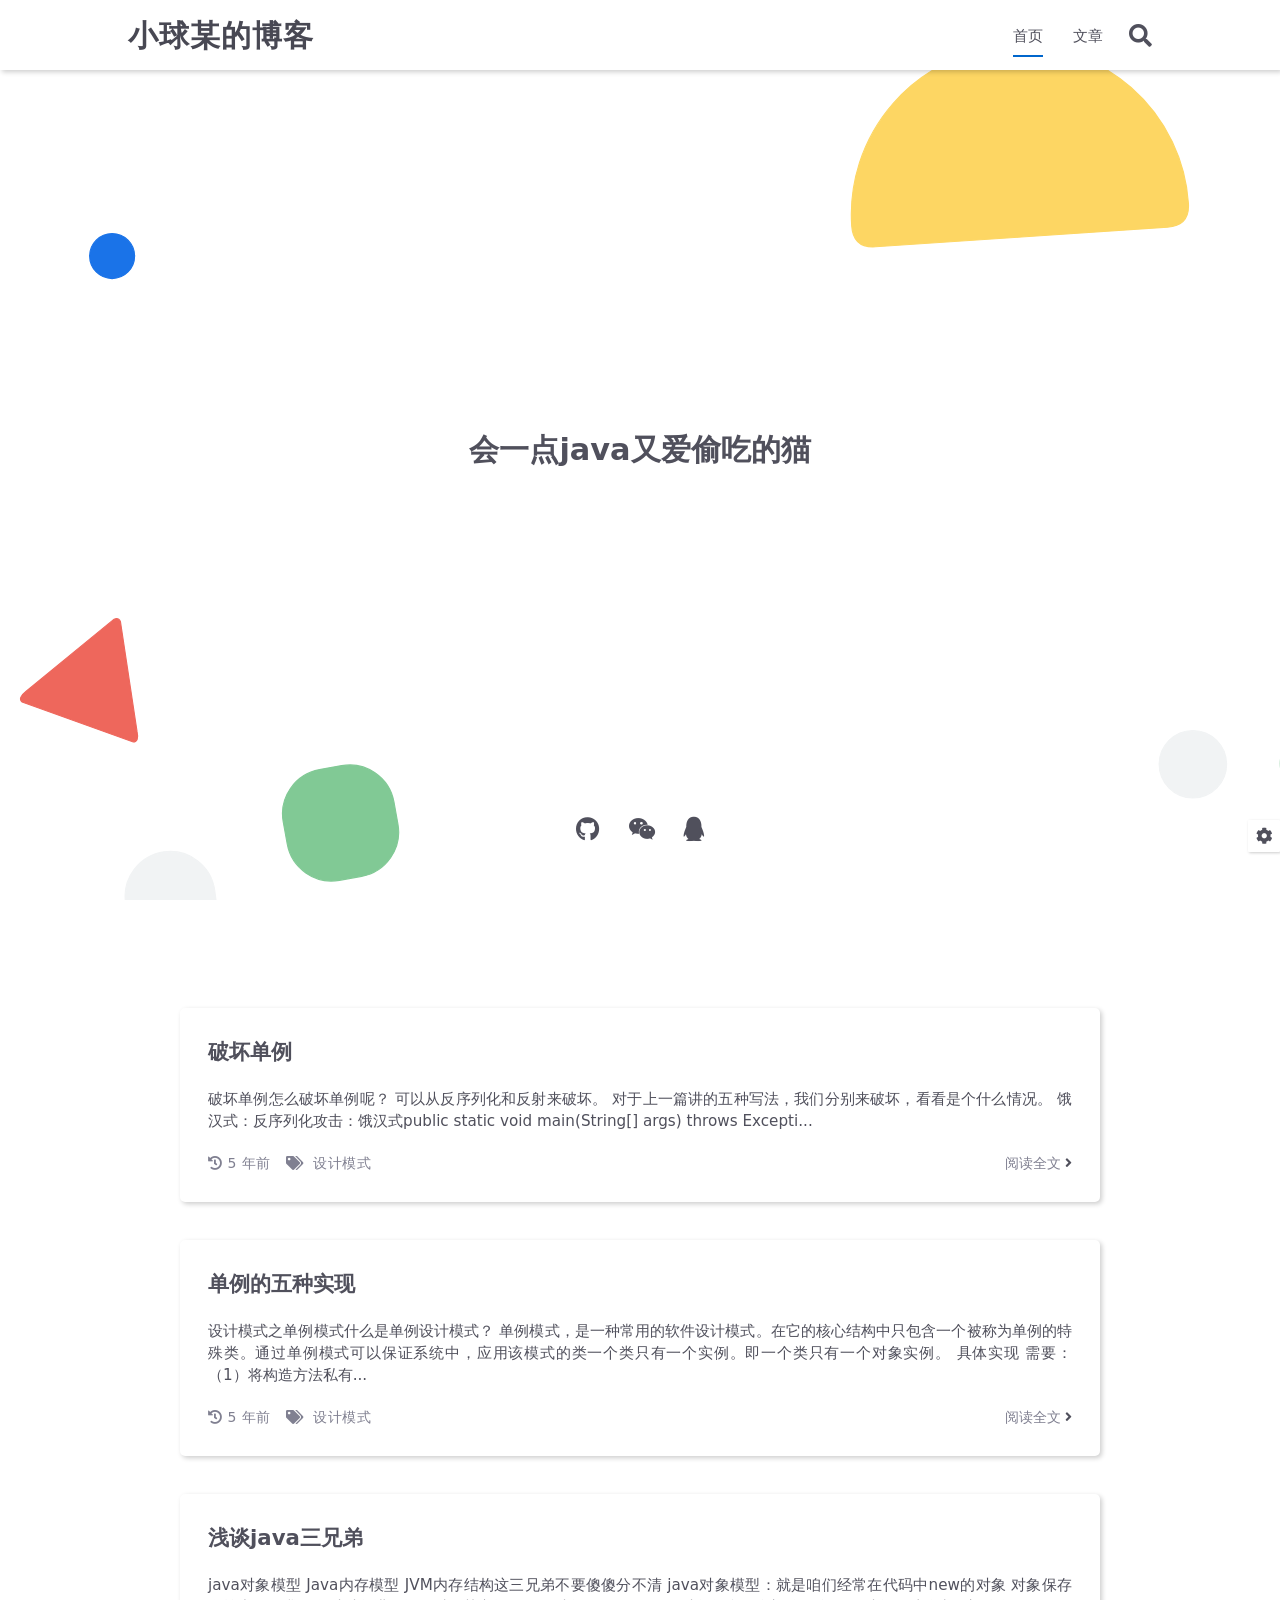
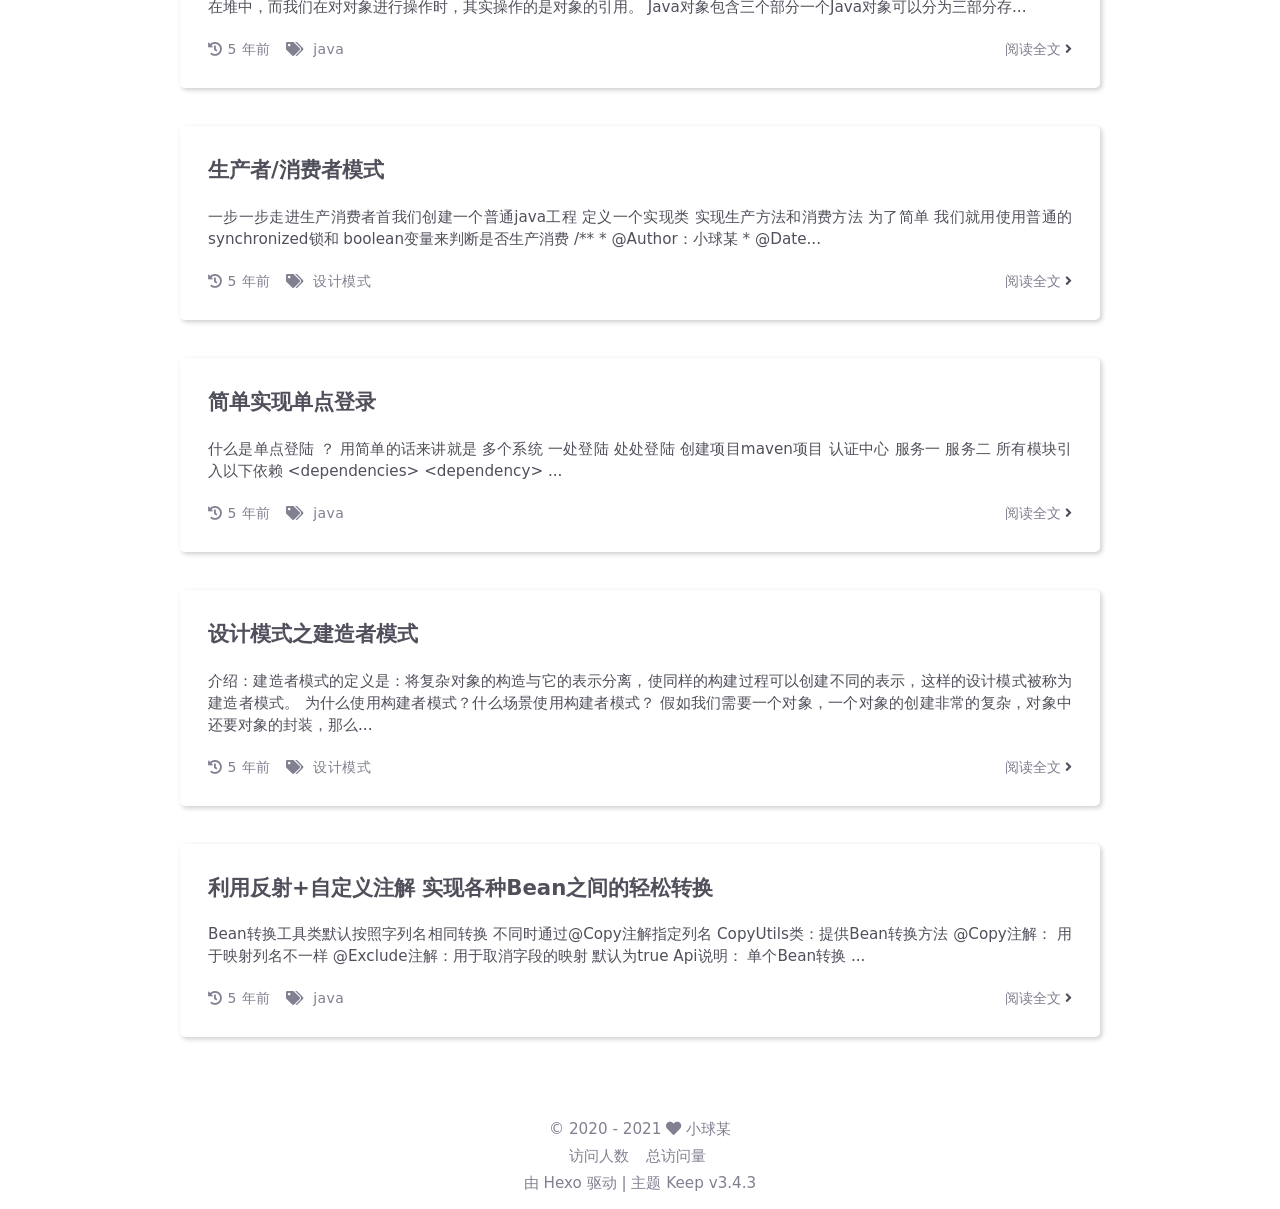
<file: index.html>
<!DOCTYPE html>
<html lang="zh-CN">
<head>
    <meta charset="utf-8">
    <meta name="viewport" content="width=device-width, initial-scale=1, maximum-scale=1">
    <meta name="keywords" content="Hexo Theme Keep">
    <meta name="description" content="Hexo Theme Keep">
    <meta name="author" content="小球某">
    
    <title>
        
        小球某的博客
    </title>
    
<link rel="stylesheet" href="/css/style.css">

    <link rel="shortcut icon" href="/images/itang.svg">
    
<link rel="stylesheet" href="/css/font-awesome.min.css">

    <script id="hexo-configurations">
    let KEEP = window.KEEP || {};
    KEEP.hexo_config = {"hostname":"example.com","root":"/","language":"zh-CN","path":"search.json"};
    KEEP.theme_config = {"toc":{"enable":false,"number":false,"expand_all":false,"init_open":false},"style":{"primary_color":"#0066CC","avatar":"/images/itang.svg","favicon":"/images/itang.svg","article_img_align":"left","left_side_width":"260px","content_max_width":"920px","hover":{"shadow":false,"scale":false},"first_screen":{"enable":true,"background_img":"/images/bg.svg","description":"会一点java又爱偷吃的猫"},"scroll":{"progress_bar":{"enable":true},"percent":{"enable":true}}},"local_search":{"enable":true,"preload":true},"code_copy":{"enable":true,"style":"default"},"pjax":{"enable":false},"lazyload":{"enable":false},"version":"3.4.3"};
    KEEP.language_ago = {"second":"%s 秒前","minute":"%s 分钟前","hour":"%s 小时前","day":"%s 天前","week":"%s 周前","month":"%s 月前","year":"%s 年前"};
  </script>
<meta name="generator" content="Hexo 5.4.0"></head>


<body>
<div class="progress-bar-container">
    
        <span class="scroll-progress-bar"></span>
    

    
</div>


<main class="page-container">

    
        <div class="first-screen-container flex-center fade-in-down-animation">
    <div class="content flex-center">
        <div class="description">
            会一点java又爱偷吃的猫
        </div>
        
            <div class="s-icon-list">
                
                    
                        
                            <span class="s-icon-item github">
                                <a target="_blank" href="https://github.com/huangjie-qq">
                                    <i class="fab fa-github"></i>
                                </a>
                            </span>
                        
                    
                
                    
                        
                            <span class="s-icon-item weixin">
                                <a target="_blank" href="your WeChat QR-Code URL">
                                    <i class="fab fa-weixin"></i>
                                </a>
                            </span>
                        
                    
                
                    
                        
                            <span class="s-icon-item qq">
                                <a target="_blank" href="your QQ QR-Code URL">
                                    <i class="fab fa-qq"></i>
                                </a>
                            </span>
                        
                    
                
                    
                
                    
                
                    
                
                    
                
                    
                
            </div>
        
    </div>
</div>

    

    <div class="page-main-content">

        <div class="page-main-content-top">
            <header class="header-wrapper">

    <div class="header-content has-first-screen">
        <div class="left">
            
            <a class="logo-title" href="/">
                小球某的博客
            </a>
        </div>

        <div class="right">
            <div class="pc">
                <ul class="menu-list">
                    
                        <li class="menu-item">
                            <a class="active"
                               href="/"
                            >
                                首页
                            </a>
                        </li>
                    
                        <li class="menu-item">
                            <a class=""
                               href="/archives"
                            >
                                文章
                            </a>
                        </li>
                    
                    
                        <li class="menu-item search search-popup-trigger">
                            <i class="fas fa-search"></i>
                        </li>
                    
                </ul>
            </div>
            <div class="mobile">
                
                    <div class="icon-item search search-popup-trigger"><i class="fas fa-search"></i></div>
                
                <div class="icon-item menu-bar">
                    <div class="menu-bar-middle"></div>
                </div>
            </div>
        </div>
    </div>

    <div class="header-drawer">
        <ul class="drawer-menu-list">
            
                <li class="drawer-menu-item flex-center">
                    <a class="active"
                       href="/">首页</a>
                </li>
            
                <li class="drawer-menu-item flex-center">
                    <a class=""
                       href="/archives">文章</a>
                </li>
            
        </ul>
    </div>

    <div class="window-mask"></div>

</header>


        </div>

        <div class="page-main-content-middle">

            <div class="main-content">

                
                    <div class="home-content-container fade-in-down-animation">
    <ul class="home-article-list">
        
            <li class="home-article-item">

                

                <h3 class="home-article-title">
                    <a href="/2021/11/25/%E7%A0%B4%E5%9D%8F%E5%8D%95%E4%BE%8B/">
                        破坏单例
                    </a>
                </h3>

                <div class="home-article-content markdown-body">
                    
                        破坏单例怎么破坏单例呢？
可以从反序列化和反射来破坏。
对于上一篇讲的五种写法，我们分别来破坏，看看是个什么情况。
饿汉式：反序列化攻击：饿汉式public static void main(String[] args) throws Excepti...
                    
                </div>

                <div class="home-article-meta-info-container">
    <div class="home-article-meta-info">
        <span><i class="fas fa-history"></i>&nbsp;<span class="home-article-date" data-date="Thu Nov 25 2021 23:25:27 GMT+0800">2021-11-25</span></span>
        
        
            <span class="home-article-tag">
                <i class="fas fa-tags"></i>&nbsp;
                <ul>
                    
                        <li>
                            
                            <a href="/tags/%E8%AE%BE%E8%AE%A1%E6%A8%A1%E5%BC%8F/">设计模式</a>&nbsp;
                        </li>
                    
                </ul>
            </span>
        
    </div>

    <a href="/2021/11/25/%E7%A0%B4%E5%9D%8F%E5%8D%95%E4%BE%8B/">阅读全文&nbsp;<i class="fas fa-angle-right"></i></a>
</div>

            </li>
        
            <li class="home-article-item">

                

                <h3 class="home-article-title">
                    <a href="/2021/11/16/%E5%8D%95%E4%BE%8B%E8%AE%BE%E8%AE%A1%E6%A8%A1%E5%BC%8F/">
                        单例的五种实现
                    </a>
                </h3>

                <div class="home-article-content markdown-body">
                    
                        设计模式之单例模式什么是单例设计模式？
单例模式，是一种常用的软件设计模式。在它的核心结构中只包含一个被称为单例的特殊类。通过单例模式可以保证系统中，应用该模式的类一个类只有一个实例。即一个类只有一个对象实例。
具体实现
需要：
（1）将构造方法私有...
                    
                </div>

                <div class="home-article-meta-info-container">
    <div class="home-article-meta-info">
        <span><i class="fas fa-history"></i>&nbsp;<span class="home-article-date" data-date="Tue Nov 16 2021 23:33:26 GMT+0800">2021-11-16</span></span>
        
        
            <span class="home-article-tag">
                <i class="fas fa-tags"></i>&nbsp;
                <ul>
                    
                        <li>
                            
                            <a href="/tags/%E8%AE%BE%E8%AE%A1%E6%A8%A1%E5%BC%8F/">设计模式</a>&nbsp;
                        </li>
                    
                </ul>
            </span>
        
    </div>

    <a href="/2021/11/16/%E5%8D%95%E4%BE%8B%E8%AE%BE%E8%AE%A1%E6%A8%A1%E5%BC%8F/">阅读全文&nbsp;<i class="fas fa-angle-right"></i></a>
</div>

            </li>
        
            <li class="home-article-item">

                

                <h3 class="home-article-title">
                    <a href="/2021/11/09/java%E4%B8%89%E5%85%84%E5%BC%9F/">
                        浅谈java三兄弟
                    </a>
                </h3>

                <div class="home-article-content markdown-body">
                    
                        java对象模型 Java内存模型 JVM内存结构这三兄弟不要傻傻分不清
java对象模型：就是咱们经常在代码中new的对象 对象保存在堆中，而我们在对对象进行操作时，其实操作的是对象的引用。
Java对象包含三个部分一个Java对象可以分为三部分存...
                    
                </div>

                <div class="home-article-meta-info-container">
    <div class="home-article-meta-info">
        <span><i class="fas fa-history"></i>&nbsp;<span class="home-article-date" data-date="Tue Nov 09 2021 23:48:33 GMT+0800">2021-11-09</span></span>
        
        
            <span class="home-article-tag">
                <i class="fas fa-tags"></i>&nbsp;
                <ul>
                    
                        <li>
                            
                            <a href="/tags/java/">java</a>&nbsp;
                        </li>
                    
                </ul>
            </span>
        
    </div>

    <a href="/2021/11/09/java%E4%B8%89%E5%85%84%E5%BC%9F/">阅读全文&nbsp;<i class="fas fa-angle-right"></i></a>
</div>

            </li>
        
            <li class="home-article-item">

                

                <h3 class="home-article-title">
                    <a href="/2021/11/05/%E7%94%9F%E6%88%90%E8%80%85-%E6%B6%88%E8%B4%B9%E8%80%85%E6%A8%A1%E5%BC%8F/">
                        生产者/消费者模式
                    </a>
                </h3>

                <div class="home-article-content markdown-body">
                    
                        一步一步走进生产消费者首我们创建一个普通java工程
定义一个实现类 实现生产方法和消费方法 
为了简单 我们就用使用普通的synchronized锁和  boolean变量来判断是否生产消费 
/**
 * @Author：小球某
 * @Date...
                    
                </div>

                <div class="home-article-meta-info-container">
    <div class="home-article-meta-info">
        <span><i class="fas fa-history"></i>&nbsp;<span class="home-article-date" data-date="Fri Nov 05 2021 23:47:33 GMT+0800">2021-11-05</span></span>
        
        
            <span class="home-article-tag">
                <i class="fas fa-tags"></i>&nbsp;
                <ul>
                    
                        <li>
                            
                            <a href="/tags/%E8%AE%BE%E8%AE%A1%E6%A8%A1%E5%BC%8F/">设计模式</a>&nbsp;
                        </li>
                    
                </ul>
            </span>
        
    </div>

    <a href="/2021/11/05/%E7%94%9F%E6%88%90%E8%80%85-%E6%B6%88%E8%B4%B9%E8%80%85%E6%A8%A1%E5%BC%8F/">阅读全文&nbsp;<i class="fas fa-angle-right"></i></a>
</div>

            </li>
        
            <li class="home-article-item">

                

                <h3 class="home-article-title">
                    <a href="/2021/10/31/SSO-%E5%8D%95%E7%82%B9%E7%99%BB%E5%BD%95/">
                        简单实现单点登录
                    </a>
                </h3>

                <div class="home-article-content markdown-body">
                    
                        什么是单点登陆 ？
用简单的话来讲就是 多个系统  一处登陆 处处登陆
创建项目maven项目
认证中心
服务一
服务二


所有模块引入以下依赖
 &lt;dependencies&gt;
        &lt;dependency&gt;
  ...
                    
                </div>

                <div class="home-article-meta-info-container">
    <div class="home-article-meta-info">
        <span><i class="fas fa-history"></i>&nbsp;<span class="home-article-date" data-date="Sun Oct 31 2021 00:51:56 GMT+0800">2021-10-31</span></span>
        
        
            <span class="home-article-tag">
                <i class="fas fa-tags"></i>&nbsp;
                <ul>
                    
                        <li>
                            
                            <a href="/tags/java/">java</a>&nbsp;
                        </li>
                    
                </ul>
            </span>
        
    </div>

    <a href="/2021/10/31/SSO-%E5%8D%95%E7%82%B9%E7%99%BB%E5%BD%95/">阅读全文&nbsp;<i class="fas fa-angle-right"></i></a>
</div>

            </li>
        
            <li class="home-article-item">

                

                <h3 class="home-article-title">
                    <a href="/2021/10/27/%E8%AE%BE%E8%AE%A1%E6%A8%A1%E5%BC%8F%E4%B9%8B%E5%BB%BA%E9%80%A0%E8%80%85%E6%A8%A1%E5%BC%8F/">
                        设计模式之建造者模式
                    </a>
                </h3>

                <div class="home-article-content markdown-body">
                    
                        介绍：建造者模式的定义是：将复杂对象的构造与它的表示分离，使同样的构建过程可以创建不同的表示，这样的设计模式被称为建造者模式。
为什么使用构建者模式？什么场景使用构建者模式？
假如我们需要一个对象，一个对象的创建非常的复杂，对象中还要对象的封装，那么...
                    
                </div>

                <div class="home-article-meta-info-container">
    <div class="home-article-meta-info">
        <span><i class="fas fa-history"></i>&nbsp;<span class="home-article-date" data-date="Wed Oct 27 2021 18:03:43 GMT+0800">2021-10-27</span></span>
        
        
            <span class="home-article-tag">
                <i class="fas fa-tags"></i>&nbsp;
                <ul>
                    
                        <li>
                            
                            <a href="/tags/%E8%AE%BE%E8%AE%A1%E6%A8%A1%E5%BC%8F/">设计模式</a>&nbsp;
                        </li>
                    
                </ul>
            </span>
        
    </div>

    <a href="/2021/10/27/%E8%AE%BE%E8%AE%A1%E6%A8%A1%E5%BC%8F%E4%B9%8B%E5%BB%BA%E9%80%A0%E8%80%85%E6%A8%A1%E5%BC%8F/">阅读全文&nbsp;<i class="fas fa-angle-right"></i></a>
</div>

            </li>
        
            <li class="home-article-item">

                

                <h3 class="home-article-title">
                    <a href="/2021/10/26/demo2/">
                        利用反射+自定义注解 实现各种Bean之间的轻松转换
                    </a>
                </h3>

                <div class="home-article-content markdown-body">
                    
                        Bean转换工具类默认按照字列名相同转换 不同时通过@Copy注解指定列名
CopyUtils类：提供Bean转换方法
@Copy注解： 用于映射列名不一样
@Exclude注解：用于取消字段的映射 默认为true

Api说明：
单个Bean转换 ...
                    
                </div>

                <div class="home-article-meta-info-container">
    <div class="home-article-meta-info">
        <span><i class="fas fa-history"></i>&nbsp;<span class="home-article-date" data-date="Tue Oct 26 2021 23:46:54 GMT+0800">2021-10-26</span></span>
        
        
            <span class="home-article-tag">
                <i class="fas fa-tags"></i>&nbsp;
                <ul>
                    
                        <li>
                            
                            <a href="/tags/java/">java</a>&nbsp;
                        </li>
                    
                </ul>
            </span>
        
    </div>

    <a href="/2021/10/26/demo2/">阅读全文&nbsp;<i class="fas fa-angle-right"></i></a>
</div>

            </li>
        
    </ul>

    <div class="home-paginator">
        <div class="paginator">
    

    
</div>

    </div>
</div>


                
            </div>

        </div>

        <div class="page-main-content-bottom">
            <footer class="footer">
    <div class="info-container">
        <div class="copyright-info info-item">
            &copy;
            
              <span>2020</span>
              -
            
            2021&nbsp;<i class="fas fa-heart icon-animate"></i>&nbsp;<a href="/">小球某</a>
        </div>
        
            <script async  src="//busuanzi.ibruce.info/busuanzi/2.3/busuanzi.pure.mini.js"></script>
            <div class="website-count info-item">
                
                    <span id="busuanzi_container_site_uv">
                        访问人数&nbsp;<span id="busuanzi_value_site_uv"></span>&ensp;
                    </span>
                
                
                    <span id="busuanzi_container_site_pv">
                        总访问量&nbsp;<span id="busuanzi_value_site_pv"></span>
                    </span>
                
            </div>
        
        <div class="theme-info info-item">
            由 <a target="_blank" href="https://hexo.io">Hexo</a> 驱动&nbsp;|&nbsp;主题&nbsp;<a class="theme-version" target="_blank" href="https://github.com/XPoet/hexo-theme-keep">Keep v3.4.3</a>
        </div>
        
        
    </div>
</footer>

        </div>
    </div>

    

    <div class="right-bottom-side-tools">
        <div class="side-tools-container">
    <ul class="side-tools-list">
        <li class="tools-item tool-font-adjust-plus flex-center">
            <i class="fas fa-search-plus"></i>
        </li>

        <li class="tools-item tool-font-adjust-minus flex-center">
            <i class="fas fa-search-minus"></i>
        </li>

        <li class="tools-item tool-expand-width flex-center">
            <i class="fas fa-arrows-alt-h"></i>
        </li>

        <li class="tools-item tool-dark-light-toggle flex-center">
            <i class="fas fa-moon"></i>
        </li>

        <!-- rss -->
        

        

        <li class="tools-item tool-scroll-to-bottom flex-center">
            <i class="fas fa-arrow-down"></i>
        </li>
    </ul>

    <ul class="exposed-tools-list">
        <li class="tools-item tool-toggle-show flex-center">
            <i class="fas fa-cog fa-spin"></i>
        </li>
        
            <li class="tools-item tool-scroll-to-top flex-center">
                <i class="arrow-up fas fa-arrow-up"></i>
                <span class="percent"></span>
            </li>
        
    </ul>
</div>

    </div>

    

    <div class="image-viewer-container">
    <img src="">
</div>


    
        <div class="search-pop-overlay">
    <div class="popup search-popup">
        <div class="search-header">
          <span class="search-input-field-pre">
            <i class="fas fa-keyboard"></i>
          </span>
            <div class="search-input-container">
                <input autocomplete="off"
                       autocorrect="off"
                       autocapitalize="off"
                       placeholder="搜索..."
                       spellcheck="false"
                       type="search"
                       class="search-input"
                >
            </div>
            <span class="popup-btn-close">
                <i class="fas fa-times"></i>
            </span>
        </div>
        <div id="search-result">
            <div id="no-result">
                <i class="fas fa-spinner fa-pulse fa-5x fa-fw"></i>
            </div>
        </div>
    </div>
</div>

    

</main>





<script src="/js/utils.js"></script>

<script src="/js/main.js"></script>

<script src="/js/header-shrink.js"></script>

<script src="/js/back2top.js"></script>

<script src="/js/dark-light-toggle.js"></script>



    
<script src="/js/local-search.js"></script>




    
<script src="/js/code-copy.js"></script>





<div class="post-scripts">
    
</div>



</body>
</html>
</file>
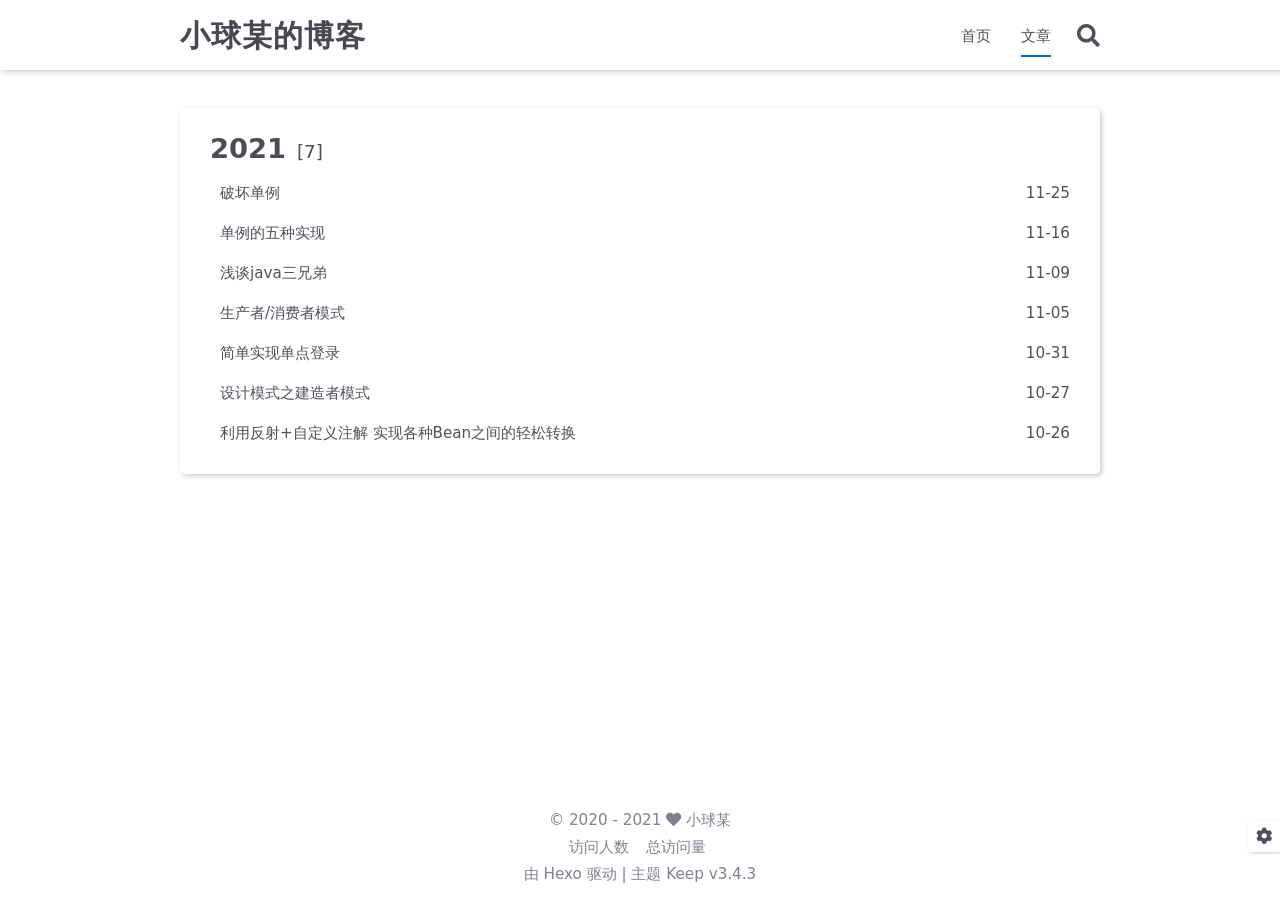
<file: archives/index.html>
<!DOCTYPE html>
<html lang="zh-CN">
<head>
    <meta charset="utf-8">
    <meta name="viewport" content="width=device-width, initial-scale=1, maximum-scale=1">
    <meta name="keywords" content="Hexo Theme Keep">
    <meta name="description" content="Hexo Theme Keep">
    <meta name="author" content="小球某">
    
    <title>
        
            归档 |
        
        小球某的博客
    </title>
    
<link rel="stylesheet" href="/css/style.css">

    <link rel="shortcut icon" href="/images/itang.svg">
    
<link rel="stylesheet" href="/css/font-awesome.min.css">

    <script id="hexo-configurations">
    let KEEP = window.KEEP || {};
    KEEP.hexo_config = {"hostname":"example.com","root":"/","language":"zh-CN","path":"search.json"};
    KEEP.theme_config = {"toc":{"enable":false,"number":false,"expand_all":false,"init_open":false},"style":{"primary_color":"#0066CC","avatar":"/images/itang.svg","favicon":"/images/itang.svg","article_img_align":"left","left_side_width":"260px","content_max_width":"920px","hover":{"shadow":false,"scale":false},"first_screen":{"enable":true,"background_img":"/images/bg.svg","description":"会一点java又爱偷吃的猫"},"scroll":{"progress_bar":{"enable":true},"percent":{"enable":true}}},"local_search":{"enable":true,"preload":true},"code_copy":{"enable":true,"style":"default"},"pjax":{"enable":false},"lazyload":{"enable":false},"version":"3.4.3"};
    KEEP.language_ago = {"second":"%s 秒前","minute":"%s 分钟前","hour":"%s 小时前","day":"%s 天前","week":"%s 周前","month":"%s 月前","year":"%s 年前"};
  </script>
<meta name="generator" content="Hexo 5.4.0"></head>


<body>
<div class="progress-bar-container">
    
        <span class="scroll-progress-bar"></span>
    

    
</div>


<main class="page-container">

    

    <div class="page-main-content">

        <div class="page-main-content-top">
            <header class="header-wrapper">

    <div class="header-content">
        <div class="left">
            
            <a class="logo-title" href="/">
                小球某的博客
            </a>
        </div>

        <div class="right">
            <div class="pc">
                <ul class="menu-list">
                    
                        <li class="menu-item">
                            <a class=""
                               href="/"
                            >
                                首页
                            </a>
                        </li>
                    
                        <li class="menu-item">
                            <a class="active"
                               href="/archives"
                            >
                                文章
                            </a>
                        </li>
                    
                    
                        <li class="menu-item search search-popup-trigger">
                            <i class="fas fa-search"></i>
                        </li>
                    
                </ul>
            </div>
            <div class="mobile">
                
                    <div class="icon-item search search-popup-trigger"><i class="fas fa-search"></i></div>
                
                <div class="icon-item menu-bar">
                    <div class="menu-bar-middle"></div>
                </div>
            </div>
        </div>
    </div>

    <div class="header-drawer">
        <ul class="drawer-menu-list">
            
                <li class="drawer-menu-item flex-center">
                    <a class=""
                       href="/">首页</a>
                </li>
            
                <li class="drawer-menu-item flex-center">
                    <a class="active"
                       href="/archives">文章</a>
                </li>
            
        </ul>
    </div>

    <div class="window-mask"></div>

</header>


        </div>

        <div class="page-main-content-middle">

            <div class="main-content">

                
                    <div class="fade-in-down-animation">
    <div class="archive-container ">
        
<div class="archive-list-container">
    
        <section class="archive-item">
            <div class="archive-item-header">
                <span class="archive-year">2021</span>
                <span class="archive-year-post-count">[7]</span>
            </div>
            <ul class="article-list">
                
                    <li class="article-item">
                        <a class="article-title"
                           href="/2021/11/25/%E7%A0%B4%E5%9D%8F%E5%8D%95%E4%BE%8B/"
                        >破坏单例</a>
                        <span class="article-date">11-25</span>
                    </li>
                
                    <li class="article-item">
                        <a class="article-title"
                           href="/2021/11/16/%E5%8D%95%E4%BE%8B%E8%AE%BE%E8%AE%A1%E6%A8%A1%E5%BC%8F/"
                        >单例的五种实现</a>
                        <span class="article-date">11-16</span>
                    </li>
                
                    <li class="article-item">
                        <a class="article-title"
                           href="/2021/11/09/java%E4%B8%89%E5%85%84%E5%BC%9F/"
                        >浅谈java三兄弟</a>
                        <span class="article-date">11-09</span>
                    </li>
                
                    <li class="article-item">
                        <a class="article-title"
                           href="/2021/11/05/%E7%94%9F%E6%88%90%E8%80%85-%E6%B6%88%E8%B4%B9%E8%80%85%E6%A8%A1%E5%BC%8F/"
                        >生产者/消费者模式</a>
                        <span class="article-date">11-05</span>
                    </li>
                
                    <li class="article-item">
                        <a class="article-title"
                           href="/2021/10/31/SSO-%E5%8D%95%E7%82%B9%E7%99%BB%E5%BD%95/"
                        >简单实现单点登录</a>
                        <span class="article-date">10-31</span>
                    </li>
                
                    <li class="article-item">
                        <a class="article-title"
                           href="/2021/10/27/%E8%AE%BE%E8%AE%A1%E6%A8%A1%E5%BC%8F%E4%B9%8B%E5%BB%BA%E9%80%A0%E8%80%85%E6%A8%A1%E5%BC%8F/"
                        >设计模式之建造者模式</a>
                        <span class="article-date">10-27</span>
                    </li>
                
                    <li class="article-item">
                        <a class="article-title"
                           href="/2021/10/26/demo2/"
                        >利用反射+自定义注解 实现各种Bean之间的轻松转换</a>
                        <span class="article-date">10-26</span>
                    </li>
                
            </ul>
        </section>
    
</div>

    </div>
</div>

                
            </div>

        </div>

        <div class="page-main-content-bottom">
            <footer class="footer">
    <div class="info-container">
        <div class="copyright-info info-item">
            &copy;
            
              <span>2020</span>
              -
            
            2021&nbsp;<i class="fas fa-heart icon-animate"></i>&nbsp;<a href="/">小球某</a>
        </div>
        
            <script async  src="//busuanzi.ibruce.info/busuanzi/2.3/busuanzi.pure.mini.js"></script>
            <div class="website-count info-item">
                
                    <span id="busuanzi_container_site_uv">
                        访问人数&nbsp;<span id="busuanzi_value_site_uv"></span>&ensp;
                    </span>
                
                
                    <span id="busuanzi_container_site_pv">
                        总访问量&nbsp;<span id="busuanzi_value_site_pv"></span>
                    </span>
                
            </div>
        
        <div class="theme-info info-item">
            由 <a target="_blank" href="https://hexo.io">Hexo</a> 驱动&nbsp;|&nbsp;主题&nbsp;<a class="theme-version" target="_blank" href="https://github.com/XPoet/hexo-theme-keep">Keep v3.4.3</a>
        </div>
        
        
    </div>
</footer>

        </div>
    </div>

    

    <div class="right-bottom-side-tools">
        <div class="side-tools-container">
    <ul class="side-tools-list">
        <li class="tools-item tool-font-adjust-plus flex-center">
            <i class="fas fa-search-plus"></i>
        </li>

        <li class="tools-item tool-font-adjust-minus flex-center">
            <i class="fas fa-search-minus"></i>
        </li>

        <li class="tools-item tool-expand-width flex-center">
            <i class="fas fa-arrows-alt-h"></i>
        </li>

        <li class="tools-item tool-dark-light-toggle flex-center">
            <i class="fas fa-moon"></i>
        </li>

        <!-- rss -->
        

        

        <li class="tools-item tool-scroll-to-bottom flex-center">
            <i class="fas fa-arrow-down"></i>
        </li>
    </ul>

    <ul class="exposed-tools-list">
        <li class="tools-item tool-toggle-show flex-center">
            <i class="fas fa-cog fa-spin"></i>
        </li>
        
            <li class="tools-item tool-scroll-to-top flex-center">
                <i class="arrow-up fas fa-arrow-up"></i>
                <span class="percent"></span>
            </li>
        
    </ul>
</div>

    </div>

    

    <div class="image-viewer-container">
    <img src="">
</div>


    
        <div class="search-pop-overlay">
    <div class="popup search-popup">
        <div class="search-header">
          <span class="search-input-field-pre">
            <i class="fas fa-keyboard"></i>
          </span>
            <div class="search-input-container">
                <input autocomplete="off"
                       autocorrect="off"
                       autocapitalize="off"
                       placeholder="搜索..."
                       spellcheck="false"
                       type="search"
                       class="search-input"
                >
            </div>
            <span class="popup-btn-close">
                <i class="fas fa-times"></i>
            </span>
        </div>
        <div id="search-result">
            <div id="no-result">
                <i class="fas fa-spinner fa-pulse fa-5x fa-fw"></i>
            </div>
        </div>
    </div>
</div>

    

</main>




<script src="/js/utils.js"></script>

<script src="/js/main.js"></script>

<script src="/js/header-shrink.js"></script>

<script src="/js/back2top.js"></script>

<script src="/js/dark-light-toggle.js"></script>



    
<script src="/js/local-search.js"></script>




    
<script src="/js/code-copy.js"></script>





<div class="post-scripts">
    
</div>



</body>
</html>
</file>
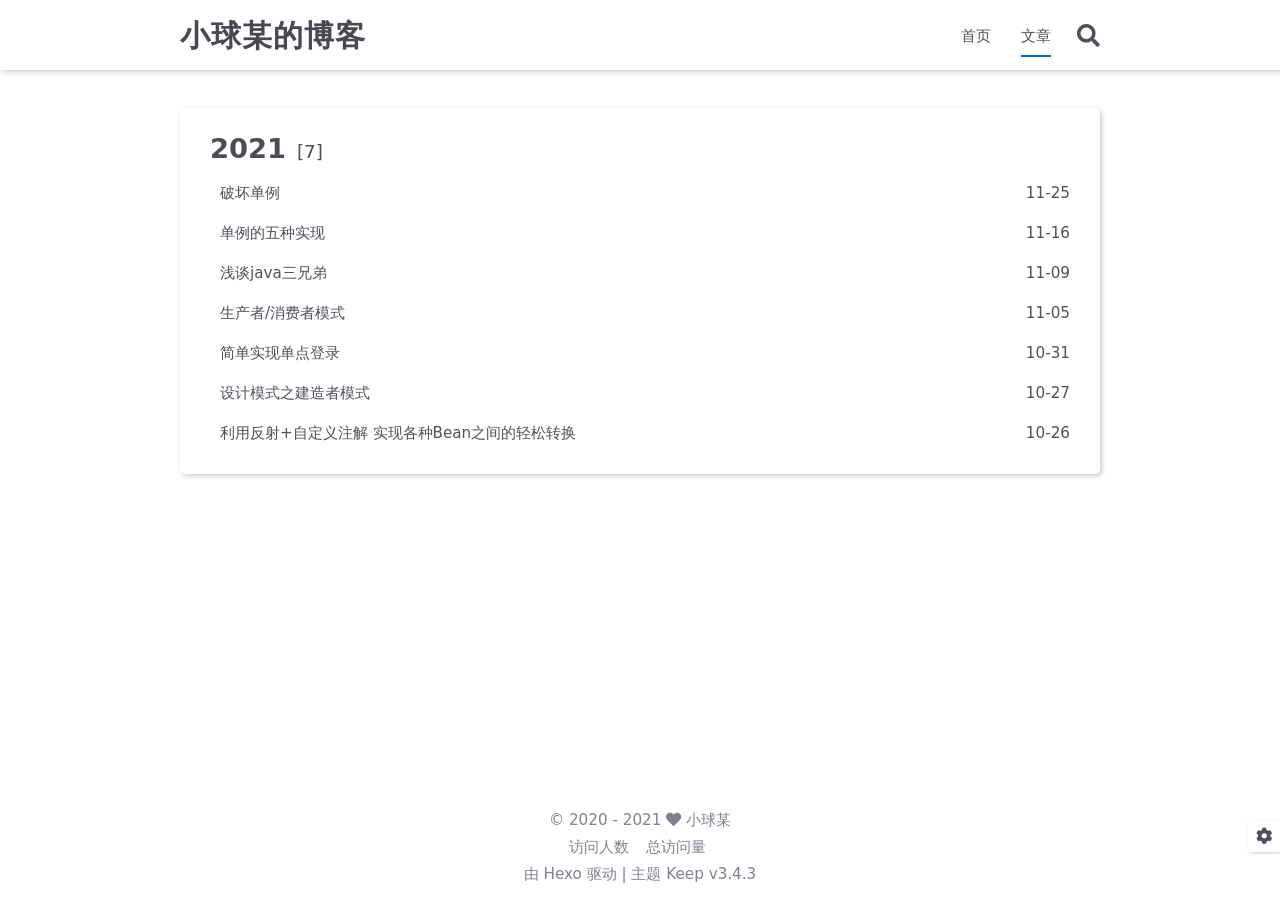
<file: archives/2021/index.html>
<!DOCTYPE html>
<html lang="zh-CN">
<head>
    <meta charset="utf-8">
    <meta name="viewport" content="width=device-width, initial-scale=1, maximum-scale=1">
    <meta name="keywords" content="Hexo Theme Keep">
    <meta name="description" content="Hexo Theme Keep">
    <meta name="author" content="小球某">
    
    <title>
        
            归档: 2021 |
        
        小球某的博客
    </title>
    
<link rel="stylesheet" href="/css/style.css">

    <link rel="shortcut icon" href="/images/itang.svg">
    
<link rel="stylesheet" href="/css/font-awesome.min.css">

    <script id="hexo-configurations">
    let KEEP = window.KEEP || {};
    KEEP.hexo_config = {"hostname":"example.com","root":"/","language":"zh-CN","path":"search.json"};
    KEEP.theme_config = {"toc":{"enable":false,"number":false,"expand_all":false,"init_open":false},"style":{"primary_color":"#0066CC","avatar":"/images/itang.svg","favicon":"/images/itang.svg","article_img_align":"left","left_side_width":"260px","content_max_width":"920px","hover":{"shadow":false,"scale":false},"first_screen":{"enable":true,"background_img":"/images/bg.svg","description":"会一点java又爱偷吃的猫"},"scroll":{"progress_bar":{"enable":true},"percent":{"enable":true}}},"local_search":{"enable":true,"preload":true},"code_copy":{"enable":true,"style":"default"},"pjax":{"enable":false},"lazyload":{"enable":false},"version":"3.4.3"};
    KEEP.language_ago = {"second":"%s 秒前","minute":"%s 分钟前","hour":"%s 小时前","day":"%s 天前","week":"%s 周前","month":"%s 月前","year":"%s 年前"};
  </script>
<meta name="generator" content="Hexo 5.4.0"></head>


<body>
<div class="progress-bar-container">
    
        <span class="scroll-progress-bar"></span>
    

    
</div>


<main class="page-container">

    

    <div class="page-main-content">

        <div class="page-main-content-top">
            <header class="header-wrapper">

    <div class="header-content">
        <div class="left">
            
            <a class="logo-title" href="/">
                小球某的博客
            </a>
        </div>

        <div class="right">
            <div class="pc">
                <ul class="menu-list">
                    
                        <li class="menu-item">
                            <a class=""
                               href="/"
                            >
                                首页
                            </a>
                        </li>
                    
                        <li class="menu-item">
                            <a class="active"
                               href="/archives"
                            >
                                文章
                            </a>
                        </li>
                    
                    
                        <li class="menu-item search search-popup-trigger">
                            <i class="fas fa-search"></i>
                        </li>
                    
                </ul>
            </div>
            <div class="mobile">
                
                    <div class="icon-item search search-popup-trigger"><i class="fas fa-search"></i></div>
                
                <div class="icon-item menu-bar">
                    <div class="menu-bar-middle"></div>
                </div>
            </div>
        </div>
    </div>

    <div class="header-drawer">
        <ul class="drawer-menu-list">
            
                <li class="drawer-menu-item flex-center">
                    <a class=""
                       href="/">首页</a>
                </li>
            
                <li class="drawer-menu-item flex-center">
                    <a class="active"
                       href="/archives">文章</a>
                </li>
            
        </ul>
    </div>

    <div class="window-mask"></div>

</header>


        </div>

        <div class="page-main-content-middle">

            <div class="main-content">

                
                    <div class="fade-in-down-animation">
    <div class="archive-container ">
        
<div class="archive-list-container">
    
        <section class="archive-item">
            <div class="archive-item-header">
                <span class="archive-year">2021</span>
                <span class="archive-year-post-count">[7]</span>
            </div>
            <ul class="article-list">
                
                    <li class="article-item">
                        <a class="article-title"
                           href="/2021/11/25/%E7%A0%B4%E5%9D%8F%E5%8D%95%E4%BE%8B/"
                        >破坏单例</a>
                        <span class="article-date">11-25</span>
                    </li>
                
                    <li class="article-item">
                        <a class="article-title"
                           href="/2021/11/16/%E5%8D%95%E4%BE%8B%E8%AE%BE%E8%AE%A1%E6%A8%A1%E5%BC%8F/"
                        >单例的五种实现</a>
                        <span class="article-date">11-16</span>
                    </li>
                
                    <li class="article-item">
                        <a class="article-title"
                           href="/2021/11/09/java%E4%B8%89%E5%85%84%E5%BC%9F/"
                        >浅谈java三兄弟</a>
                        <span class="article-date">11-09</span>
                    </li>
                
                    <li class="article-item">
                        <a class="article-title"
                           href="/2021/11/05/%E7%94%9F%E6%88%90%E8%80%85-%E6%B6%88%E8%B4%B9%E8%80%85%E6%A8%A1%E5%BC%8F/"
                        >生产者/消费者模式</a>
                        <span class="article-date">11-05</span>
                    </li>
                
                    <li class="article-item">
                        <a class="article-title"
                           href="/2021/10/31/SSO-%E5%8D%95%E7%82%B9%E7%99%BB%E5%BD%95/"
                        >简单实现单点登录</a>
                        <span class="article-date">10-31</span>
                    </li>
                
                    <li class="article-item">
                        <a class="article-title"
                           href="/2021/10/27/%E8%AE%BE%E8%AE%A1%E6%A8%A1%E5%BC%8F%E4%B9%8B%E5%BB%BA%E9%80%A0%E8%80%85%E6%A8%A1%E5%BC%8F/"
                        >设计模式之建造者模式</a>
                        <span class="article-date">10-27</span>
                    </li>
                
                    <li class="article-item">
                        <a class="article-title"
                           href="/2021/10/26/demo2/"
                        >利用反射+自定义注解 实现各种Bean之间的轻松转换</a>
                        <span class="article-date">10-26</span>
                    </li>
                
            </ul>
        </section>
    
</div>

    </div>
</div>

                
            </div>

        </div>

        <div class="page-main-content-bottom">
            <footer class="footer">
    <div class="info-container">
        <div class="copyright-info info-item">
            &copy;
            
              <span>2020</span>
              -
            
            2021&nbsp;<i class="fas fa-heart icon-animate"></i>&nbsp;<a href="/">小球某</a>
        </div>
        
            <script async  src="//busuanzi.ibruce.info/busuanzi/2.3/busuanzi.pure.mini.js"></script>
            <div class="website-count info-item">
                
                    <span id="busuanzi_container_site_uv">
                        访问人数&nbsp;<span id="busuanzi_value_site_uv"></span>&ensp;
                    </span>
                
                
                    <span id="busuanzi_container_site_pv">
                        总访问量&nbsp;<span id="busuanzi_value_site_pv"></span>
                    </span>
                
            </div>
        
        <div class="theme-info info-item">
            由 <a target="_blank" href="https://hexo.io">Hexo</a> 驱动&nbsp;|&nbsp;主题&nbsp;<a class="theme-version" target="_blank" href="https://github.com/XPoet/hexo-theme-keep">Keep v3.4.3</a>
        </div>
        
        
    </div>
</footer>

        </div>
    </div>

    

    <div class="right-bottom-side-tools">
        <div class="side-tools-container">
    <ul class="side-tools-list">
        <li class="tools-item tool-font-adjust-plus flex-center">
            <i class="fas fa-search-plus"></i>
        </li>

        <li class="tools-item tool-font-adjust-minus flex-center">
            <i class="fas fa-search-minus"></i>
        </li>

        <li class="tools-item tool-expand-width flex-center">
            <i class="fas fa-arrows-alt-h"></i>
        </li>

        <li class="tools-item tool-dark-light-toggle flex-center">
            <i class="fas fa-moon"></i>
        </li>

        <!-- rss -->
        

        

        <li class="tools-item tool-scroll-to-bottom flex-center">
            <i class="fas fa-arrow-down"></i>
        </li>
    </ul>

    <ul class="exposed-tools-list">
        <li class="tools-item tool-toggle-show flex-center">
            <i class="fas fa-cog fa-spin"></i>
        </li>
        
            <li class="tools-item tool-scroll-to-top flex-center">
                <i class="arrow-up fas fa-arrow-up"></i>
                <span class="percent"></span>
            </li>
        
    </ul>
</div>

    </div>

    

    <div class="image-viewer-container">
    <img src="">
</div>


    
        <div class="search-pop-overlay">
    <div class="popup search-popup">
        <div class="search-header">
          <span class="search-input-field-pre">
            <i class="fas fa-keyboard"></i>
          </span>
            <div class="search-input-container">
                <input autocomplete="off"
                       autocorrect="off"
                       autocapitalize="off"
                       placeholder="搜索..."
                       spellcheck="false"
                       type="search"
                       class="search-input"
                >
            </div>
            <span class="popup-btn-close">
                <i class="fas fa-times"></i>
            </span>
        </div>
        <div id="search-result">
            <div id="no-result">
                <i class="fas fa-spinner fa-pulse fa-5x fa-fw"></i>
            </div>
        </div>
    </div>
</div>

    

</main>




<script src="/js/utils.js"></script>

<script src="/js/main.js"></script>

<script src="/js/header-shrink.js"></script>

<script src="/js/back2top.js"></script>

<script src="/js/dark-light-toggle.js"></script>



    
<script src="/js/local-search.js"></script>




    
<script src="/js/code-copy.js"></script>





<div class="post-scripts">
    
</div>



</body>
</html>
</file>
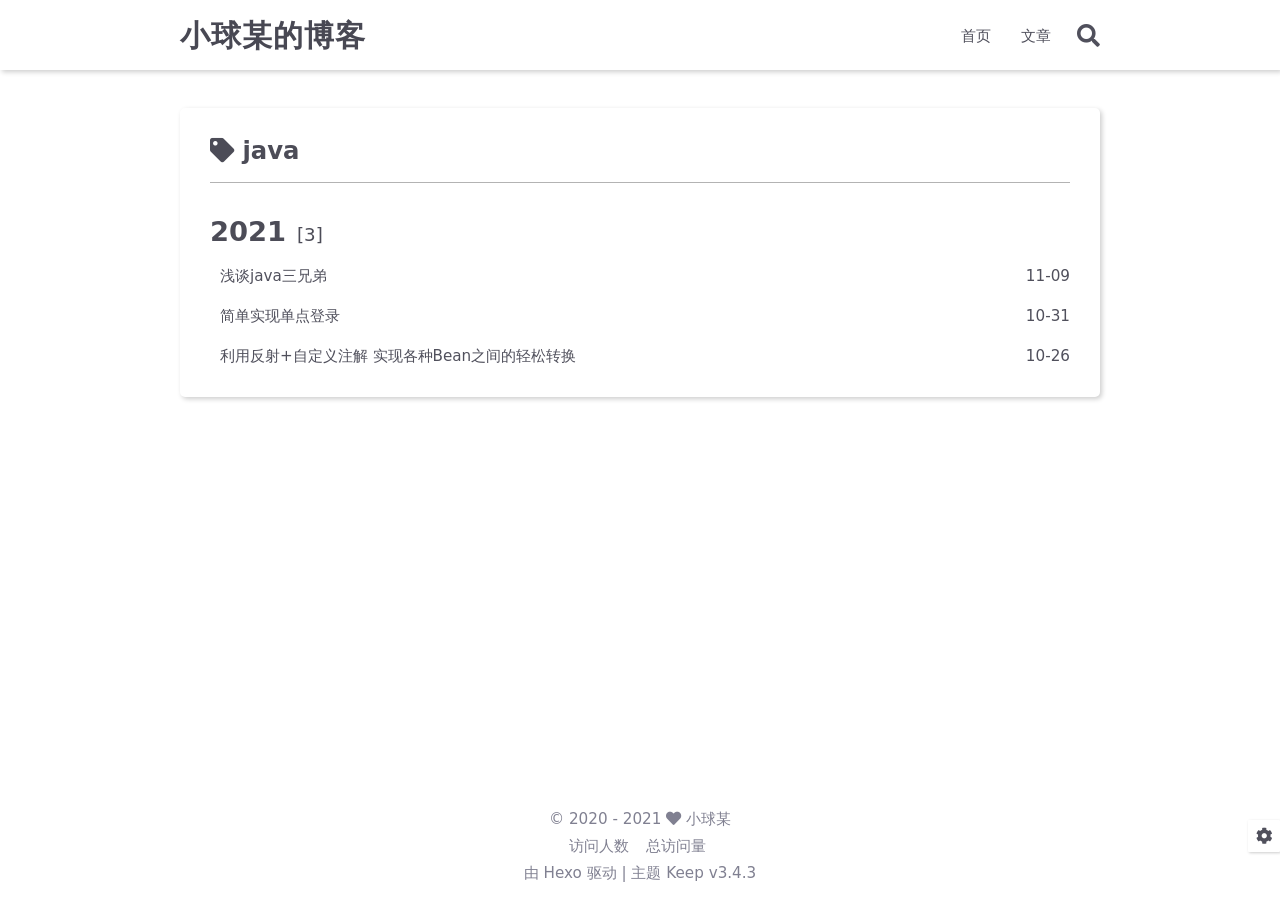
<file: tags/java/index.html>
<!DOCTYPE html>
<html lang="zh-CN">
<head>
    <meta charset="utf-8">
    <meta name="viewport" content="width=device-width, initial-scale=1, maximum-scale=1">
    <meta name="keywords" content="Hexo Theme Keep">
    <meta name="description" content="Hexo Theme Keep">
    <meta name="author" content="小球某">
    
    <title>
        
            标签: java |
        
        小球某的博客
    </title>
    
<link rel="stylesheet" href="/css/style.css">

    <link rel="shortcut icon" href="/images/itang.svg">
    
<link rel="stylesheet" href="/css/font-awesome.min.css">

    <script id="hexo-configurations">
    let KEEP = window.KEEP || {};
    KEEP.hexo_config = {"hostname":"example.com","root":"/","language":"zh-CN","path":"search.json"};
    KEEP.theme_config = {"toc":{"enable":false,"number":false,"expand_all":false,"init_open":false},"style":{"primary_color":"#0066CC","avatar":"/images/itang.svg","favicon":"/images/itang.svg","article_img_align":"left","left_side_width":"260px","content_max_width":"920px","hover":{"shadow":false,"scale":false},"first_screen":{"enable":true,"background_img":"/images/bg.svg","description":"会一点java又爱偷吃的猫"},"scroll":{"progress_bar":{"enable":true},"percent":{"enable":true}}},"local_search":{"enable":true,"preload":true},"code_copy":{"enable":true,"style":"default"},"pjax":{"enable":false},"lazyload":{"enable":false},"version":"3.4.3"};
    KEEP.language_ago = {"second":"%s 秒前","minute":"%s 分钟前","hour":"%s 小时前","day":"%s 天前","week":"%s 周前","month":"%s 月前","year":"%s 年前"};
  </script>
<meta name="generator" content="Hexo 5.4.0"></head>


<body>
<div class="progress-bar-container">
    
        <span class="scroll-progress-bar"></span>
    

    
</div>


<main class="page-container">

    

    <div class="page-main-content">

        <div class="page-main-content-top">
            <header class="header-wrapper">

    <div class="header-content">
        <div class="left">
            
            <a class="logo-title" href="/">
                小球某的博客
            </a>
        </div>

        <div class="right">
            <div class="pc">
                <ul class="menu-list">
                    
                        <li class="menu-item">
                            <a class=""
                               href="/"
                            >
                                首页
                            </a>
                        </li>
                    
                        <li class="menu-item">
                            <a class=""
                               href="/archives"
                            >
                                文章
                            </a>
                        </li>
                    
                    
                        <li class="menu-item search search-popup-trigger">
                            <i class="fas fa-search"></i>
                        </li>
                    
                </ul>
            </div>
            <div class="mobile">
                
                    <div class="icon-item search search-popup-trigger"><i class="fas fa-search"></i></div>
                
                <div class="icon-item menu-bar">
                    <div class="menu-bar-middle"></div>
                </div>
            </div>
        </div>
    </div>

    <div class="header-drawer">
        <ul class="drawer-menu-list">
            
                <li class="drawer-menu-item flex-center">
                    <a class=""
                       href="/">首页</a>
                </li>
            
                <li class="drawer-menu-item flex-center">
                    <a class=""
                       href="/archives">文章</a>
                </li>
            
        </ul>
    </div>

    <div class="window-mask"></div>

</header>


        </div>

        <div class="page-main-content-middle">

            <div class="main-content">

                
                    <div class="fade-in-down-animation">
    <div class="tag-container">
        <div class="tag-name"><i class="fas fa-tag"></i>&nbsp;java
        </div>
        <div class="tag-post-list">
            
<div class="archive-list-container">
    
        <section class="archive-item">
            <div class="archive-item-header">
                <span class="archive-year">2021</span>
                <span class="archive-year-post-count">[3]</span>
            </div>
            <ul class="article-list">
                
                    <li class="article-item">
                        <a class="article-title"
                           href="/2021/11/09/java%E4%B8%89%E5%85%84%E5%BC%9F/"
                        >浅谈java三兄弟</a>
                        <span class="article-date">11-09</span>
                    </li>
                
                    <li class="article-item">
                        <a class="article-title"
                           href="/2021/10/31/SSO-%E5%8D%95%E7%82%B9%E7%99%BB%E5%BD%95/"
                        >简单实现单点登录</a>
                        <span class="article-date">10-31</span>
                    </li>
                
                    <li class="article-item">
                        <a class="article-title"
                           href="/2021/10/26/demo2/"
                        >利用反射+自定义注解 实现各种Bean之间的轻松转换</a>
                        <span class="article-date">10-26</span>
                    </li>
                
            </ul>
        </section>
    
</div>

        </div>
    </div>

    <div class="tag-paginator">
        <div class="paginator">
    

    
</div>

    </div>
</div>


                
            </div>

        </div>

        <div class="page-main-content-bottom">
            <footer class="footer">
    <div class="info-container">
        <div class="copyright-info info-item">
            &copy;
            
              <span>2020</span>
              -
            
            2021&nbsp;<i class="fas fa-heart icon-animate"></i>&nbsp;<a href="/">小球某</a>
        </div>
        
            <script async  src="//busuanzi.ibruce.info/busuanzi/2.3/busuanzi.pure.mini.js"></script>
            <div class="website-count info-item">
                
                    <span id="busuanzi_container_site_uv">
                        访问人数&nbsp;<span id="busuanzi_value_site_uv"></span>&ensp;
                    </span>
                
                
                    <span id="busuanzi_container_site_pv">
                        总访问量&nbsp;<span id="busuanzi_value_site_pv"></span>
                    </span>
                
            </div>
        
        <div class="theme-info info-item">
            由 <a target="_blank" href="https://hexo.io">Hexo</a> 驱动&nbsp;|&nbsp;主题&nbsp;<a class="theme-version" target="_blank" href="https://github.com/XPoet/hexo-theme-keep">Keep v3.4.3</a>
        </div>
        
        
    </div>
</footer>

        </div>
    </div>

    

    <div class="right-bottom-side-tools">
        <div class="side-tools-container">
    <ul class="side-tools-list">
        <li class="tools-item tool-font-adjust-plus flex-center">
            <i class="fas fa-search-plus"></i>
        </li>

        <li class="tools-item tool-font-adjust-minus flex-center">
            <i class="fas fa-search-minus"></i>
        </li>

        <li class="tools-item tool-expand-width flex-center">
            <i class="fas fa-arrows-alt-h"></i>
        </li>

        <li class="tools-item tool-dark-light-toggle flex-center">
            <i class="fas fa-moon"></i>
        </li>

        <!-- rss -->
        

        

        <li class="tools-item tool-scroll-to-bottom flex-center">
            <i class="fas fa-arrow-down"></i>
        </li>
    </ul>

    <ul class="exposed-tools-list">
        <li class="tools-item tool-toggle-show flex-center">
            <i class="fas fa-cog fa-spin"></i>
        </li>
        
            <li class="tools-item tool-scroll-to-top flex-center">
                <i class="arrow-up fas fa-arrow-up"></i>
                <span class="percent"></span>
            </li>
        
    </ul>
</div>

    </div>

    

    <div class="image-viewer-container">
    <img src="">
</div>


    
        <div class="search-pop-overlay">
    <div class="popup search-popup">
        <div class="search-header">
          <span class="search-input-field-pre">
            <i class="fas fa-keyboard"></i>
          </span>
            <div class="search-input-container">
                <input autocomplete="off"
                       autocorrect="off"
                       autocapitalize="off"
                       placeholder="搜索..."
                       spellcheck="false"
                       type="search"
                       class="search-input"
                >
            </div>
            <span class="popup-btn-close">
                <i class="fas fa-times"></i>
            </span>
        </div>
        <div id="search-result">
            <div id="no-result">
                <i class="fas fa-spinner fa-pulse fa-5x fa-fw"></i>
            </div>
        </div>
    </div>
</div>

    

</main>




<script src="/js/utils.js"></script>

<script src="/js/main.js"></script>

<script src="/js/header-shrink.js"></script>

<script src="/js/back2top.js"></script>

<script src="/js/dark-light-toggle.js"></script>



    
<script src="/js/local-search.js"></script>




    
<script src="/js/code-copy.js"></script>





<div class="post-scripts">
    
</div>



</body>
</html>
</file>
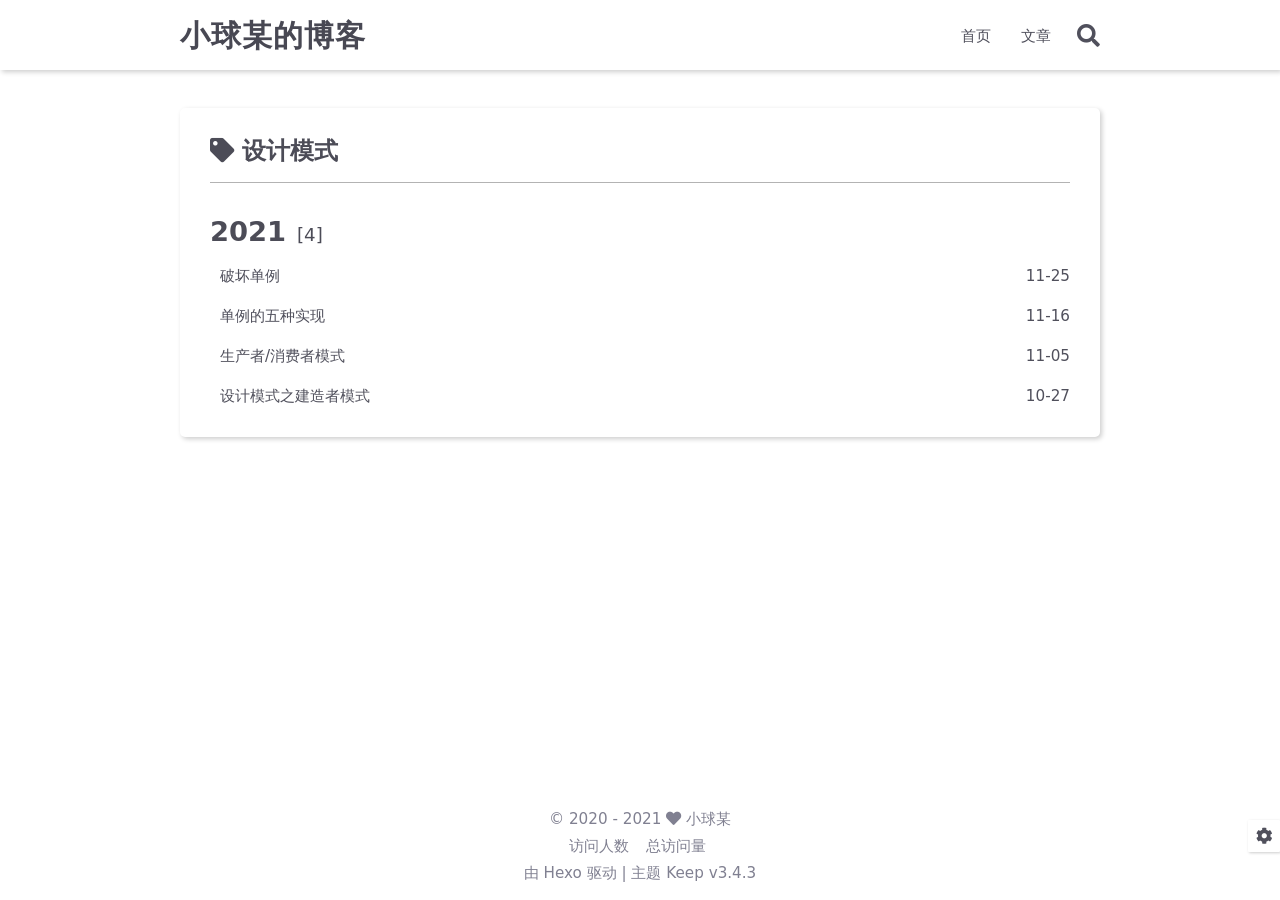
<file: tags/设计模式/index.html>
<!DOCTYPE html>
<html lang="zh-CN">
<head>
    <meta charset="utf-8">
    <meta name="viewport" content="width=device-width, initial-scale=1, maximum-scale=1">
    <meta name="keywords" content="Hexo Theme Keep">
    <meta name="description" content="Hexo Theme Keep">
    <meta name="author" content="小球某">
    
    <title>
        
            标签: 设计模式 |
        
        小球某的博客
    </title>
    
<link rel="stylesheet" href="/css/style.css">

    <link rel="shortcut icon" href="/images/itang.svg">
    
<link rel="stylesheet" href="/css/font-awesome.min.css">

    <script id="hexo-configurations">
    let KEEP = window.KEEP || {};
    KEEP.hexo_config = {"hostname":"example.com","root":"/","language":"zh-CN","path":"search.json"};
    KEEP.theme_config = {"toc":{"enable":false,"number":false,"expand_all":false,"init_open":false},"style":{"primary_color":"#0066CC","avatar":"/images/itang.svg","favicon":"/images/itang.svg","article_img_align":"left","left_side_width":"260px","content_max_width":"920px","hover":{"shadow":false,"scale":false},"first_screen":{"enable":true,"background_img":"/images/bg.svg","description":"会一点java又爱偷吃的猫"},"scroll":{"progress_bar":{"enable":true},"percent":{"enable":true}}},"local_search":{"enable":true,"preload":true},"code_copy":{"enable":true,"style":"default"},"pjax":{"enable":false},"lazyload":{"enable":false},"version":"3.4.3"};
    KEEP.language_ago = {"second":"%s 秒前","minute":"%s 分钟前","hour":"%s 小时前","day":"%s 天前","week":"%s 周前","month":"%s 月前","year":"%s 年前"};
  </script>
<meta name="generator" content="Hexo 5.4.0"></head>


<body>
<div class="progress-bar-container">
    
        <span class="scroll-progress-bar"></span>
    

    
</div>


<main class="page-container">

    

    <div class="page-main-content">

        <div class="page-main-content-top">
            <header class="header-wrapper">

    <div class="header-content">
        <div class="left">
            
            <a class="logo-title" href="/">
                小球某的博客
            </a>
        </div>

        <div class="right">
            <div class="pc">
                <ul class="menu-list">
                    
                        <li class="menu-item">
                            <a class=""
                               href="/"
                            >
                                首页
                            </a>
                        </li>
                    
                        <li class="menu-item">
                            <a class=""
                               href="/archives"
                            >
                                文章
                            </a>
                        </li>
                    
                    
                        <li class="menu-item search search-popup-trigger">
                            <i class="fas fa-search"></i>
                        </li>
                    
                </ul>
            </div>
            <div class="mobile">
                
                    <div class="icon-item search search-popup-trigger"><i class="fas fa-search"></i></div>
                
                <div class="icon-item menu-bar">
                    <div class="menu-bar-middle"></div>
                </div>
            </div>
        </div>
    </div>

    <div class="header-drawer">
        <ul class="drawer-menu-list">
            
                <li class="drawer-menu-item flex-center">
                    <a class=""
                       href="/">首页</a>
                </li>
            
                <li class="drawer-menu-item flex-center">
                    <a class=""
                       href="/archives">文章</a>
                </li>
            
        </ul>
    </div>

    <div class="window-mask"></div>

</header>


        </div>

        <div class="page-main-content-middle">

            <div class="main-content">

                
                    <div class="fade-in-down-animation">
    <div class="tag-container">
        <div class="tag-name"><i class="fas fa-tag"></i>&nbsp;设计模式
        </div>
        <div class="tag-post-list">
            
<div class="archive-list-container">
    
        <section class="archive-item">
            <div class="archive-item-header">
                <span class="archive-year">2021</span>
                <span class="archive-year-post-count">[4]</span>
            </div>
            <ul class="article-list">
                
                    <li class="article-item">
                        <a class="article-title"
                           href="/2021/11/25/%E7%A0%B4%E5%9D%8F%E5%8D%95%E4%BE%8B/"
                        >破坏单例</a>
                        <span class="article-date">11-25</span>
                    </li>
                
                    <li class="article-item">
                        <a class="article-title"
                           href="/2021/11/16/%E5%8D%95%E4%BE%8B%E8%AE%BE%E8%AE%A1%E6%A8%A1%E5%BC%8F/"
                        >单例的五种实现</a>
                        <span class="article-date">11-16</span>
                    </li>
                
                    <li class="article-item">
                        <a class="article-title"
                           href="/2021/11/05/%E7%94%9F%E6%88%90%E8%80%85-%E6%B6%88%E8%B4%B9%E8%80%85%E6%A8%A1%E5%BC%8F/"
                        >生产者/消费者模式</a>
                        <span class="article-date">11-05</span>
                    </li>
                
                    <li class="article-item">
                        <a class="article-title"
                           href="/2021/10/27/%E8%AE%BE%E8%AE%A1%E6%A8%A1%E5%BC%8F%E4%B9%8B%E5%BB%BA%E9%80%A0%E8%80%85%E6%A8%A1%E5%BC%8F/"
                        >设计模式之建造者模式</a>
                        <span class="article-date">10-27</span>
                    </li>
                
            </ul>
        </section>
    
</div>

        </div>
    </div>

    <div class="tag-paginator">
        <div class="paginator">
    

    
</div>

    </div>
</div>


                
            </div>

        </div>

        <div class="page-main-content-bottom">
            <footer class="footer">
    <div class="info-container">
        <div class="copyright-info info-item">
            &copy;
            
              <span>2020</span>
              -
            
            2021&nbsp;<i class="fas fa-heart icon-animate"></i>&nbsp;<a href="/">小球某</a>
        </div>
        
            <script async  src="//busuanzi.ibruce.info/busuanzi/2.3/busuanzi.pure.mini.js"></script>
            <div class="website-count info-item">
                
                    <span id="busuanzi_container_site_uv">
                        访问人数&nbsp;<span id="busuanzi_value_site_uv"></span>&ensp;
                    </span>
                
                
                    <span id="busuanzi_container_site_pv">
                        总访问量&nbsp;<span id="busuanzi_value_site_pv"></span>
                    </span>
                
            </div>
        
        <div class="theme-info info-item">
            由 <a target="_blank" href="https://hexo.io">Hexo</a> 驱动&nbsp;|&nbsp;主题&nbsp;<a class="theme-version" target="_blank" href="https://github.com/XPoet/hexo-theme-keep">Keep v3.4.3</a>
        </div>
        
        
    </div>
</footer>

        </div>
    </div>

    

    <div class="right-bottom-side-tools">
        <div class="side-tools-container">
    <ul class="side-tools-list">
        <li class="tools-item tool-font-adjust-plus flex-center">
            <i class="fas fa-search-plus"></i>
        </li>

        <li class="tools-item tool-font-adjust-minus flex-center">
            <i class="fas fa-search-minus"></i>
        </li>

        <li class="tools-item tool-expand-width flex-center">
            <i class="fas fa-arrows-alt-h"></i>
        </li>

        <li class="tools-item tool-dark-light-toggle flex-center">
            <i class="fas fa-moon"></i>
        </li>

        <!-- rss -->
        

        

        <li class="tools-item tool-scroll-to-bottom flex-center">
            <i class="fas fa-arrow-down"></i>
        </li>
    </ul>

    <ul class="exposed-tools-list">
        <li class="tools-item tool-toggle-show flex-center">
            <i class="fas fa-cog fa-spin"></i>
        </li>
        
            <li class="tools-item tool-scroll-to-top flex-center">
                <i class="arrow-up fas fa-arrow-up"></i>
                <span class="percent"></span>
            </li>
        
    </ul>
</div>

    </div>

    

    <div class="image-viewer-container">
    <img src="">
</div>


    
        <div class="search-pop-overlay">
    <div class="popup search-popup">
        <div class="search-header">
          <span class="search-input-field-pre">
            <i class="fas fa-keyboard"></i>
          </span>
            <div class="search-input-container">
                <input autocomplete="off"
                       autocorrect="off"
                       autocapitalize="off"
                       placeholder="搜索..."
                       spellcheck="false"
                       type="search"
                       class="search-input"
                >
            </div>
            <span class="popup-btn-close">
                <i class="fas fa-times"></i>
            </span>
        </div>
        <div id="search-result">
            <div id="no-result">
                <i class="fas fa-spinner fa-pulse fa-5x fa-fw"></i>
            </div>
        </div>
    </div>
</div>

    

</main>




<script src="/js/utils.js"></script>

<script src="/js/main.js"></script>

<script src="/js/header-shrink.js"></script>

<script src="/js/back2top.js"></script>

<script src="/js/dark-light-toggle.js"></script>



    
<script src="/js/local-search.js"></script>




    
<script src="/js/code-copy.js"></script>





<div class="post-scripts">
    
</div>



</body>
</html>
</file>
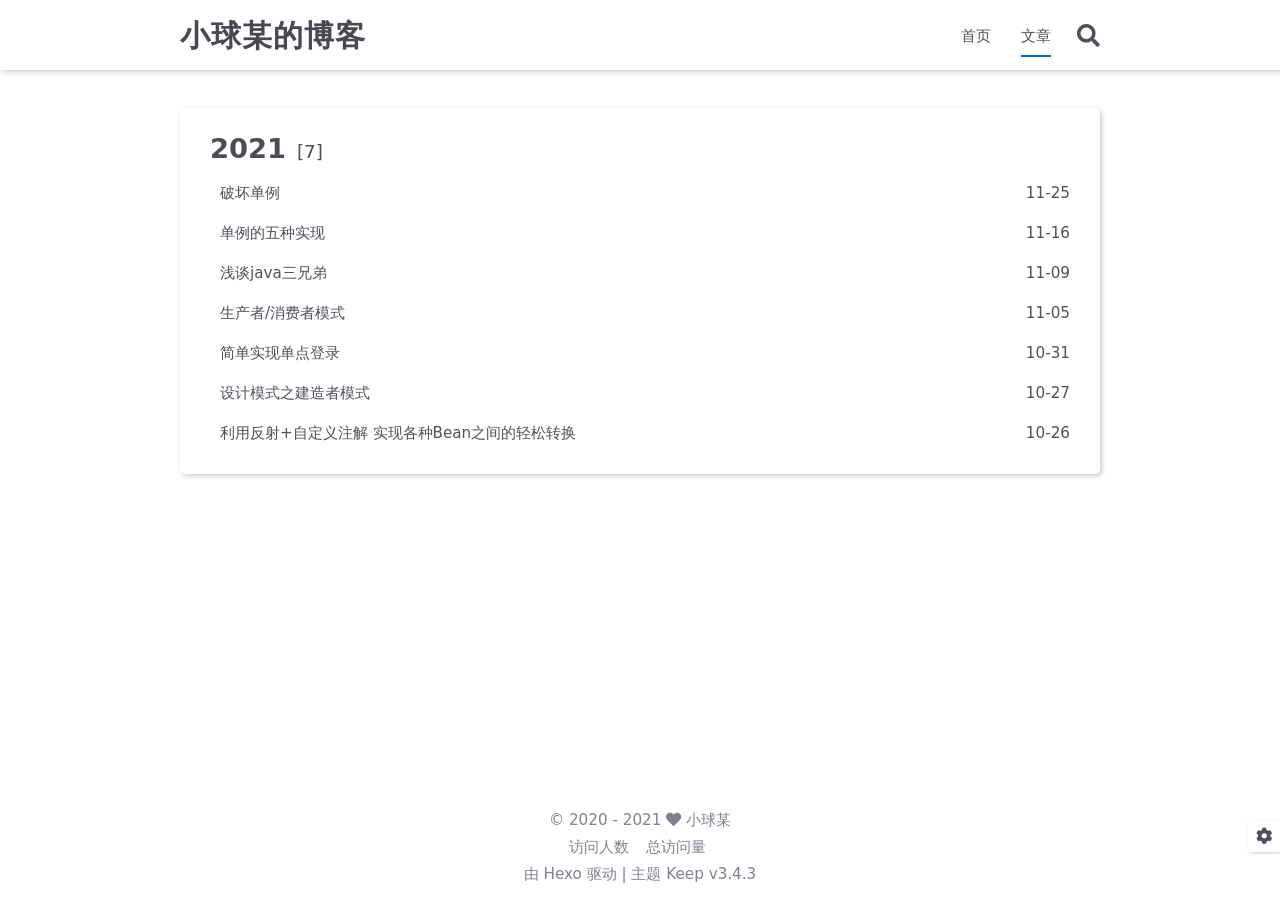
<file: archives/2021/10/index.html>
<!DOCTYPE html>
<html lang="zh-CN">
<head>
    <meta charset="utf-8">
    <meta name="viewport" content="width=device-width, initial-scale=1, maximum-scale=1">
    <meta name="keywords" content="Hexo Theme Keep">
    <meta name="description" content="Hexo Theme Keep">
    <meta name="author" content="小球某">
    
    <title>
        
            归档: 2021/10 |
        
        小球某的博客
    </title>
    
<link rel="stylesheet" href="/css/style.css">

    <link rel="shortcut icon" href="/images/itang.svg">
    
<link rel="stylesheet" href="/css/font-awesome.min.css">

    <script id="hexo-configurations">
    let KEEP = window.KEEP || {};
    KEEP.hexo_config = {"hostname":"example.com","root":"/","language":"zh-CN","path":"search.json"};
    KEEP.theme_config = {"toc":{"enable":false,"number":false,"expand_all":false,"init_open":false},"style":{"primary_color":"#0066CC","avatar":"/images/itang.svg","favicon":"/images/itang.svg","article_img_align":"left","left_side_width":"260px","content_max_width":"920px","hover":{"shadow":false,"scale":false},"first_screen":{"enable":true,"background_img":"/images/bg.svg","description":"会一点java又爱偷吃的猫"},"scroll":{"progress_bar":{"enable":true},"percent":{"enable":true}}},"local_search":{"enable":true,"preload":true},"code_copy":{"enable":true,"style":"default"},"pjax":{"enable":false},"lazyload":{"enable":false},"version":"3.4.3"};
    KEEP.language_ago = {"second":"%s 秒前","minute":"%s 分钟前","hour":"%s 小时前","day":"%s 天前","week":"%s 周前","month":"%s 月前","year":"%s 年前"};
  </script>
<meta name="generator" content="Hexo 5.4.0"></head>


<body>
<div class="progress-bar-container">
    
        <span class="scroll-progress-bar"></span>
    

    
</div>


<main class="page-container">

    

    <div class="page-main-content">

        <div class="page-main-content-top">
            <header class="header-wrapper">

    <div class="header-content">
        <div class="left">
            
            <a class="logo-title" href="/">
                小球某的博客
            </a>
        </div>

        <div class="right">
            <div class="pc">
                <ul class="menu-list">
                    
                        <li class="menu-item">
                            <a class=""
                               href="/"
                            >
                                首页
                            </a>
                        </li>
                    
                        <li class="menu-item">
                            <a class="active"
                               href="/archives"
                            >
                                文章
                            </a>
                        </li>
                    
                    
                        <li class="menu-item search search-popup-trigger">
                            <i class="fas fa-search"></i>
                        </li>
                    
                </ul>
            </div>
            <div class="mobile">
                
                    <div class="icon-item search search-popup-trigger"><i class="fas fa-search"></i></div>
                
                <div class="icon-item menu-bar">
                    <div class="menu-bar-middle"></div>
                </div>
            </div>
        </div>
    </div>

    <div class="header-drawer">
        <ul class="drawer-menu-list">
            
                <li class="drawer-menu-item flex-center">
                    <a class=""
                       href="/">首页</a>
                </li>
            
                <li class="drawer-menu-item flex-center">
                    <a class="active"
                       href="/archives">文章</a>
                </li>
            
        </ul>
    </div>

    <div class="window-mask"></div>

</header>


        </div>

        <div class="page-main-content-middle">

            <div class="main-content">

                
                    <div class="fade-in-down-animation">
    <div class="archive-container ">
        
<div class="archive-list-container">
    
        <section class="archive-item">
            <div class="archive-item-header">
                <span class="archive-year">2021</span>
                <span class="archive-year-post-count">[7]</span>
            </div>
            <ul class="article-list">
                
                    <li class="article-item">
                        <a class="article-title"
                           href="/2021/11/25/%E7%A0%B4%E5%9D%8F%E5%8D%95%E4%BE%8B/"
                        >破坏单例</a>
                        <span class="article-date">11-25</span>
                    </li>
                
                    <li class="article-item">
                        <a class="article-title"
                           href="/2021/11/16/%E5%8D%95%E4%BE%8B%E8%AE%BE%E8%AE%A1%E6%A8%A1%E5%BC%8F/"
                        >单例的五种实现</a>
                        <span class="article-date">11-16</span>
                    </li>
                
                    <li class="article-item">
                        <a class="article-title"
                           href="/2021/11/09/java%E4%B8%89%E5%85%84%E5%BC%9F/"
                        >浅谈java三兄弟</a>
                        <span class="article-date">11-09</span>
                    </li>
                
                    <li class="article-item">
                        <a class="article-title"
                           href="/2021/11/05/%E7%94%9F%E6%88%90%E8%80%85-%E6%B6%88%E8%B4%B9%E8%80%85%E6%A8%A1%E5%BC%8F/"
                        >生产者/消费者模式</a>
                        <span class="article-date">11-05</span>
                    </li>
                
                    <li class="article-item">
                        <a class="article-title"
                           href="/2021/10/31/SSO-%E5%8D%95%E7%82%B9%E7%99%BB%E5%BD%95/"
                        >简单实现单点登录</a>
                        <span class="article-date">10-31</span>
                    </li>
                
                    <li class="article-item">
                        <a class="article-title"
                           href="/2021/10/27/%E8%AE%BE%E8%AE%A1%E6%A8%A1%E5%BC%8F%E4%B9%8B%E5%BB%BA%E9%80%A0%E8%80%85%E6%A8%A1%E5%BC%8F/"
                        >设计模式之建造者模式</a>
                        <span class="article-date">10-27</span>
                    </li>
                
                    <li class="article-item">
                        <a class="article-title"
                           href="/2021/10/26/demo2/"
                        >利用反射+自定义注解 实现各种Bean之间的轻松转换</a>
                        <span class="article-date">10-26</span>
                    </li>
                
            </ul>
        </section>
    
</div>

    </div>
</div>

                
            </div>

        </div>

        <div class="page-main-content-bottom">
            <footer class="footer">
    <div class="info-container">
        <div class="copyright-info info-item">
            &copy;
            
              <span>2020</span>
              -
            
            2021&nbsp;<i class="fas fa-heart icon-animate"></i>&nbsp;<a href="/">小球某</a>
        </div>
        
            <script async  src="//busuanzi.ibruce.info/busuanzi/2.3/busuanzi.pure.mini.js"></script>
            <div class="website-count info-item">
                
                    <span id="busuanzi_container_site_uv">
                        访问人数&nbsp;<span id="busuanzi_value_site_uv"></span>&ensp;
                    </span>
                
                
                    <span id="busuanzi_container_site_pv">
                        总访问量&nbsp;<span id="busuanzi_value_site_pv"></span>
                    </span>
                
            </div>
        
        <div class="theme-info info-item">
            由 <a target="_blank" href="https://hexo.io">Hexo</a> 驱动&nbsp;|&nbsp;主题&nbsp;<a class="theme-version" target="_blank" href="https://github.com/XPoet/hexo-theme-keep">Keep v3.4.3</a>
        </div>
        
        
    </div>
</footer>

        </div>
    </div>

    

    <div class="right-bottom-side-tools">
        <div class="side-tools-container">
    <ul class="side-tools-list">
        <li class="tools-item tool-font-adjust-plus flex-center">
            <i class="fas fa-search-plus"></i>
        </li>

        <li class="tools-item tool-font-adjust-minus flex-center">
            <i class="fas fa-search-minus"></i>
        </li>

        <li class="tools-item tool-expand-width flex-center">
            <i class="fas fa-arrows-alt-h"></i>
        </li>

        <li class="tools-item tool-dark-light-toggle flex-center">
            <i class="fas fa-moon"></i>
        </li>

        <!-- rss -->
        

        

        <li class="tools-item tool-scroll-to-bottom flex-center">
            <i class="fas fa-arrow-down"></i>
        </li>
    </ul>

    <ul class="exposed-tools-list">
        <li class="tools-item tool-toggle-show flex-center">
            <i class="fas fa-cog fa-spin"></i>
        </li>
        
            <li class="tools-item tool-scroll-to-top flex-center">
                <i class="arrow-up fas fa-arrow-up"></i>
                <span class="percent"></span>
            </li>
        
    </ul>
</div>

    </div>

    

    <div class="image-viewer-container">
    <img src="">
</div>


    
        <div class="search-pop-overlay">
    <div class="popup search-popup">
        <div class="search-header">
          <span class="search-input-field-pre">
            <i class="fas fa-keyboard"></i>
          </span>
            <div class="search-input-container">
                <input autocomplete="off"
                       autocorrect="off"
                       autocapitalize="off"
                       placeholder="搜索..."
                       spellcheck="false"
                       type="search"
                       class="search-input"
                >
            </div>
            <span class="popup-btn-close">
                <i class="fas fa-times"></i>
            </span>
        </div>
        <div id="search-result">
            <div id="no-result">
                <i class="fas fa-spinner fa-pulse fa-5x fa-fw"></i>
            </div>
        </div>
    </div>
</div>

    

</main>




<script src="/js/utils.js"></script>

<script src="/js/main.js"></script>

<script src="/js/header-shrink.js"></script>

<script src="/js/back2top.js"></script>

<script src="/js/dark-light-toggle.js"></script>



    
<script src="/js/local-search.js"></script>




    
<script src="/js/code-copy.js"></script>





<div class="post-scripts">
    
</div>



</body>
</html>
</file>
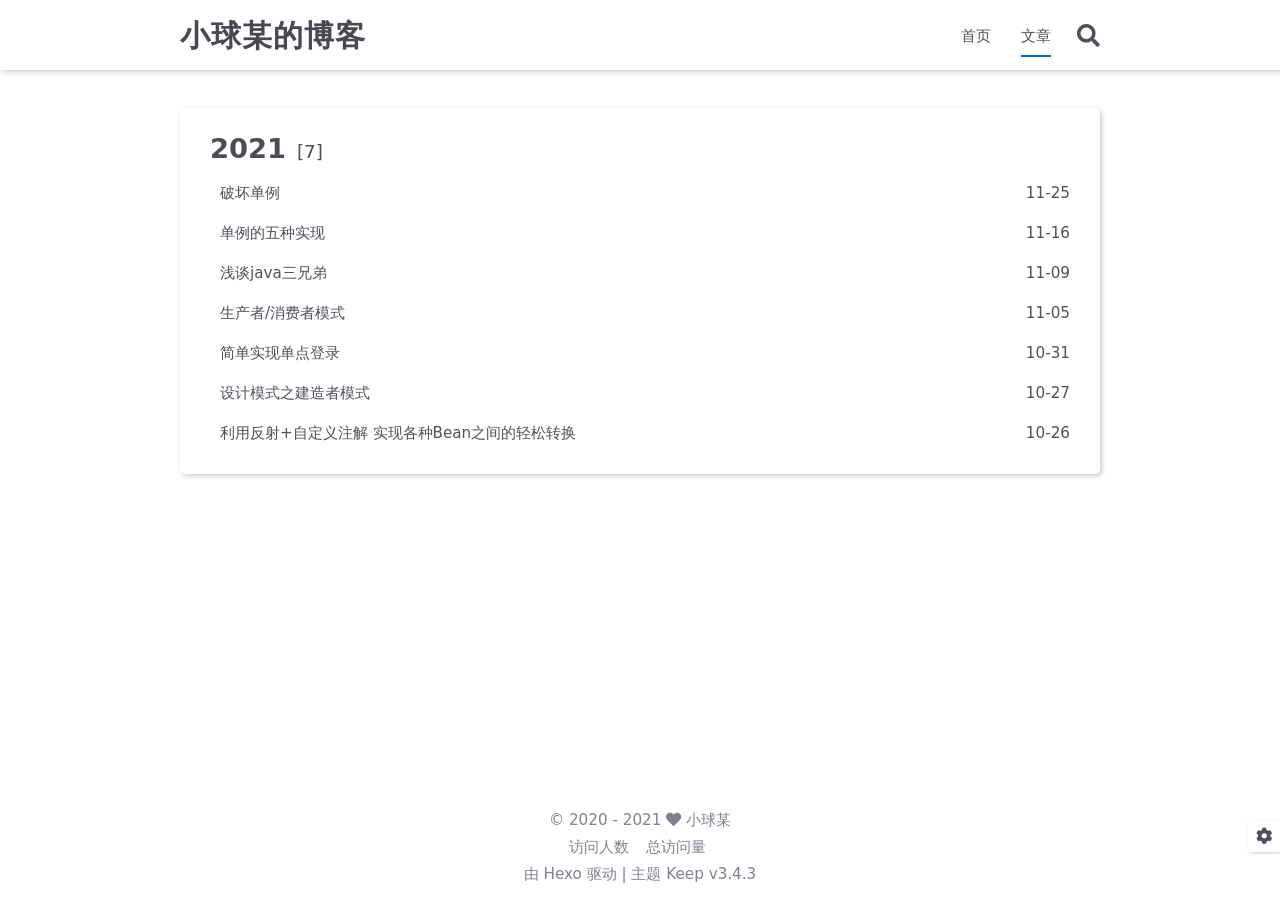
<file: archives/2021/11/index.html>
<!DOCTYPE html>
<html lang="zh-CN">
<head>
    <meta charset="utf-8">
    <meta name="viewport" content="width=device-width, initial-scale=1, maximum-scale=1">
    <meta name="keywords" content="Hexo Theme Keep">
    <meta name="description" content="Hexo Theme Keep">
    <meta name="author" content="小球某">
    
    <title>
        
            归档: 2021/11 |
        
        小球某的博客
    </title>
    
<link rel="stylesheet" href="/css/style.css">

    <link rel="shortcut icon" href="/images/itang.svg">
    
<link rel="stylesheet" href="/css/font-awesome.min.css">

    <script id="hexo-configurations">
    let KEEP = window.KEEP || {};
    KEEP.hexo_config = {"hostname":"example.com","root":"/","language":"zh-CN","path":"search.json"};
    KEEP.theme_config = {"toc":{"enable":false,"number":false,"expand_all":false,"init_open":false},"style":{"primary_color":"#0066CC","avatar":"/images/itang.svg","favicon":"/images/itang.svg","article_img_align":"left","left_side_width":"260px","content_max_width":"920px","hover":{"shadow":false,"scale":false},"first_screen":{"enable":true,"background_img":"/images/bg.svg","description":"会一点java又爱偷吃的猫"},"scroll":{"progress_bar":{"enable":true},"percent":{"enable":true}}},"local_search":{"enable":true,"preload":true},"code_copy":{"enable":true,"style":"default"},"pjax":{"enable":false},"lazyload":{"enable":false},"version":"3.4.3"};
    KEEP.language_ago = {"second":"%s 秒前","minute":"%s 分钟前","hour":"%s 小时前","day":"%s 天前","week":"%s 周前","month":"%s 月前","year":"%s 年前"};
  </script>
<meta name="generator" content="Hexo 5.4.0"></head>


<body>
<div class="progress-bar-container">
    
        <span class="scroll-progress-bar"></span>
    

    
</div>


<main class="page-container">

    

    <div class="page-main-content">

        <div class="page-main-content-top">
            <header class="header-wrapper">

    <div class="header-content">
        <div class="left">
            
            <a class="logo-title" href="/">
                小球某的博客
            </a>
        </div>

        <div class="right">
            <div class="pc">
                <ul class="menu-list">
                    
                        <li class="menu-item">
                            <a class=""
                               href="/"
                            >
                                首页
                            </a>
                        </li>
                    
                        <li class="menu-item">
                            <a class="active"
                               href="/archives"
                            >
                                文章
                            </a>
                        </li>
                    
                    
                        <li class="menu-item search search-popup-trigger">
                            <i class="fas fa-search"></i>
                        </li>
                    
                </ul>
            </div>
            <div class="mobile">
                
                    <div class="icon-item search search-popup-trigger"><i class="fas fa-search"></i></div>
                
                <div class="icon-item menu-bar">
                    <div class="menu-bar-middle"></div>
                </div>
            </div>
        </div>
    </div>

    <div class="header-drawer">
        <ul class="drawer-menu-list">
            
                <li class="drawer-menu-item flex-center">
                    <a class=""
                       href="/">首页</a>
                </li>
            
                <li class="drawer-menu-item flex-center">
                    <a class="active"
                       href="/archives">文章</a>
                </li>
            
        </ul>
    </div>

    <div class="window-mask"></div>

</header>


        </div>

        <div class="page-main-content-middle">

            <div class="main-content">

                
                    <div class="fade-in-down-animation">
    <div class="archive-container ">
        
<div class="archive-list-container">
    
        <section class="archive-item">
            <div class="archive-item-header">
                <span class="archive-year">2021</span>
                <span class="archive-year-post-count">[7]</span>
            </div>
            <ul class="article-list">
                
                    <li class="article-item">
                        <a class="article-title"
                           href="/2021/11/25/%E7%A0%B4%E5%9D%8F%E5%8D%95%E4%BE%8B/"
                        >破坏单例</a>
                        <span class="article-date">11-25</span>
                    </li>
                
                    <li class="article-item">
                        <a class="article-title"
                           href="/2021/11/16/%E5%8D%95%E4%BE%8B%E8%AE%BE%E8%AE%A1%E6%A8%A1%E5%BC%8F/"
                        >单例的五种实现</a>
                        <span class="article-date">11-16</span>
                    </li>
                
                    <li class="article-item">
                        <a class="article-title"
                           href="/2021/11/09/java%E4%B8%89%E5%85%84%E5%BC%9F/"
                        >浅谈java三兄弟</a>
                        <span class="article-date">11-09</span>
                    </li>
                
                    <li class="article-item">
                        <a class="article-title"
                           href="/2021/11/05/%E7%94%9F%E6%88%90%E8%80%85-%E6%B6%88%E8%B4%B9%E8%80%85%E6%A8%A1%E5%BC%8F/"
                        >生产者/消费者模式</a>
                        <span class="article-date">11-05</span>
                    </li>
                
                    <li class="article-item">
                        <a class="article-title"
                           href="/2021/10/31/SSO-%E5%8D%95%E7%82%B9%E7%99%BB%E5%BD%95/"
                        >简单实现单点登录</a>
                        <span class="article-date">10-31</span>
                    </li>
                
                    <li class="article-item">
                        <a class="article-title"
                           href="/2021/10/27/%E8%AE%BE%E8%AE%A1%E6%A8%A1%E5%BC%8F%E4%B9%8B%E5%BB%BA%E9%80%A0%E8%80%85%E6%A8%A1%E5%BC%8F/"
                        >设计模式之建造者模式</a>
                        <span class="article-date">10-27</span>
                    </li>
                
                    <li class="article-item">
                        <a class="article-title"
                           href="/2021/10/26/demo2/"
                        >利用反射+自定义注解 实现各种Bean之间的轻松转换</a>
                        <span class="article-date">10-26</span>
                    </li>
                
            </ul>
        </section>
    
</div>

    </div>
</div>

                
            </div>

        </div>

        <div class="page-main-content-bottom">
            <footer class="footer">
    <div class="info-container">
        <div class="copyright-info info-item">
            &copy;
            
              <span>2020</span>
              -
            
            2021&nbsp;<i class="fas fa-heart icon-animate"></i>&nbsp;<a href="/">小球某</a>
        </div>
        
            <script async  src="//busuanzi.ibruce.info/busuanzi/2.3/busuanzi.pure.mini.js"></script>
            <div class="website-count info-item">
                
                    <span id="busuanzi_container_site_uv">
                        访问人数&nbsp;<span id="busuanzi_value_site_uv"></span>&ensp;
                    </span>
                
                
                    <span id="busuanzi_container_site_pv">
                        总访问量&nbsp;<span id="busuanzi_value_site_pv"></span>
                    </span>
                
            </div>
        
        <div class="theme-info info-item">
            由 <a target="_blank" href="https://hexo.io">Hexo</a> 驱动&nbsp;|&nbsp;主题&nbsp;<a class="theme-version" target="_blank" href="https://github.com/XPoet/hexo-theme-keep">Keep v3.4.3</a>
        </div>
        
        
    </div>
</footer>

        </div>
    </div>

    

    <div class="right-bottom-side-tools">
        <div class="side-tools-container">
    <ul class="side-tools-list">
        <li class="tools-item tool-font-adjust-plus flex-center">
            <i class="fas fa-search-plus"></i>
        </li>

        <li class="tools-item tool-font-adjust-minus flex-center">
            <i class="fas fa-search-minus"></i>
        </li>

        <li class="tools-item tool-expand-width flex-center">
            <i class="fas fa-arrows-alt-h"></i>
        </li>

        <li class="tools-item tool-dark-light-toggle flex-center">
            <i class="fas fa-moon"></i>
        </li>

        <!-- rss -->
        

        

        <li class="tools-item tool-scroll-to-bottom flex-center">
            <i class="fas fa-arrow-down"></i>
        </li>
    </ul>

    <ul class="exposed-tools-list">
        <li class="tools-item tool-toggle-show flex-center">
            <i class="fas fa-cog fa-spin"></i>
        </li>
        
            <li class="tools-item tool-scroll-to-top flex-center">
                <i class="arrow-up fas fa-arrow-up"></i>
                <span class="percent"></span>
            </li>
        
    </ul>
</div>

    </div>

    

    <div class="image-viewer-container">
    <img src="">
</div>


    
        <div class="search-pop-overlay">
    <div class="popup search-popup">
        <div class="search-header">
          <span class="search-input-field-pre">
            <i class="fas fa-keyboard"></i>
          </span>
            <div class="search-input-container">
                <input autocomplete="off"
                       autocorrect="off"
                       autocapitalize="off"
                       placeholder="搜索..."
                       spellcheck="false"
                       type="search"
                       class="search-input"
                >
            </div>
            <span class="popup-btn-close">
                <i class="fas fa-times"></i>
            </span>
        </div>
        <div id="search-result">
            <div id="no-result">
                <i class="fas fa-spinner fa-pulse fa-5x fa-fw"></i>
            </div>
        </div>
    </div>
</div>

    

</main>




<script src="/js/utils.js"></script>

<script src="/js/main.js"></script>

<script src="/js/header-shrink.js"></script>

<script src="/js/back2top.js"></script>

<script src="/js/dark-light-toggle.js"></script>



    
<script src="/js/local-search.js"></script>




    
<script src="/js/code-copy.js"></script>





<div class="post-scripts">
    
</div>



</body>
</html>
</file>
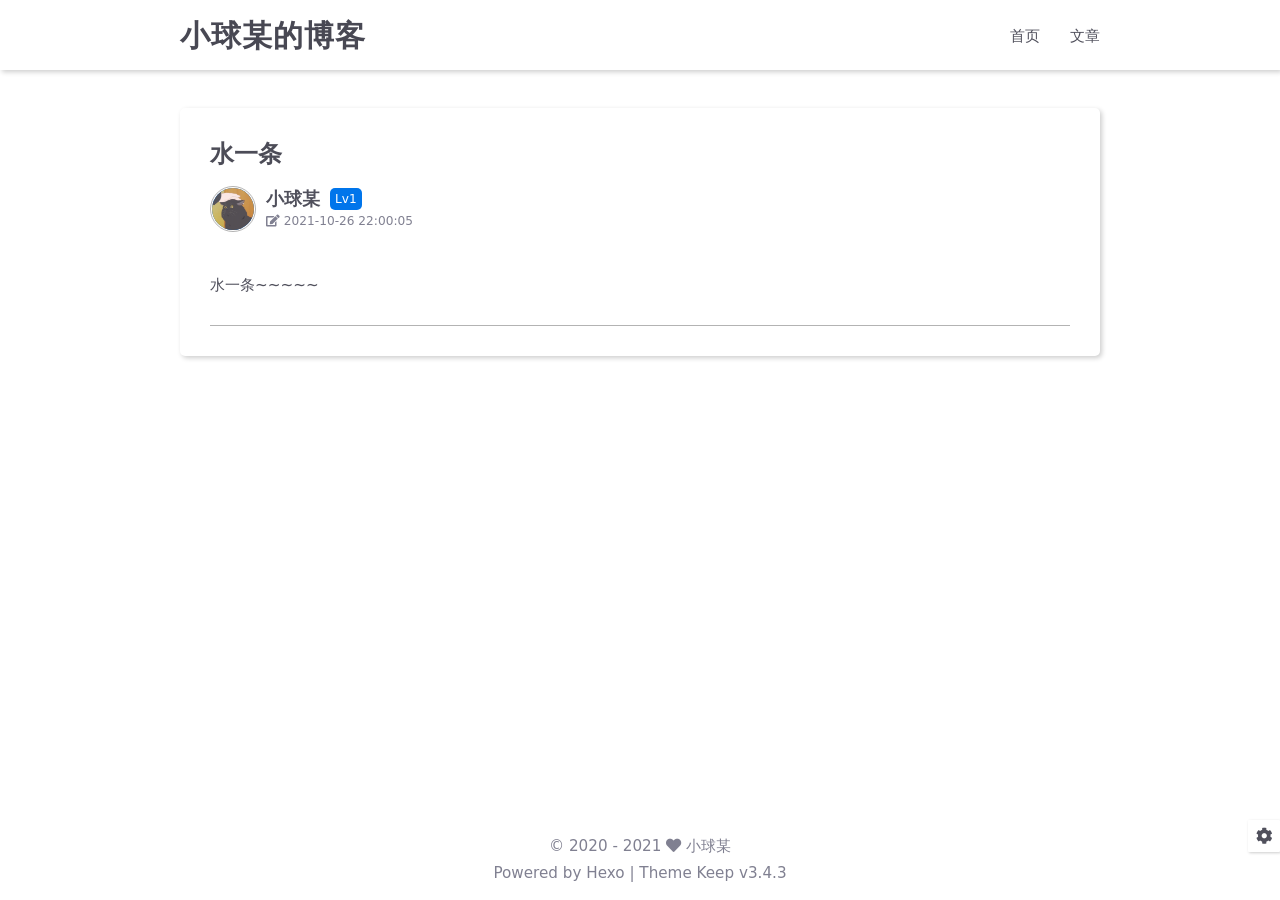
<file: 2021/10/26/hello-world/index.html>
<!DOCTYPE html>
<html lang="en">
<head>
    <meta charset="utf-8">
    <meta name="viewport" content="width=device-width, initial-scale=1, maximum-scale=1">
    <meta name="keywords" content="Hexo Theme Keep">
    <meta name="description" content="Hexo Theme Keep">
    <meta name="author" content="小球某">
    
    <title>
        
            水一条 |
        
        小球某的博客
    </title>
    
<link rel="stylesheet" href="/css/style.css">

    <link rel="shortcut icon" href="/images/itang.svg">
    
<link rel="stylesheet" href="/css/font-awesome.min.css">

    <script id="hexo-configurations">
    let KEEP = window.KEEP || {};
    KEEP.hexo_config = {"hostname":"example.com","root":"/","language":"en"};
    KEEP.theme_config = {"toc":{"enable":false,"number":false,"expand_all":false,"init_open":false},"style":{"primary_color":"#0066CC","avatar":"/images/itang.svg","favicon":"/images/itang.svg","article_img_align":"left","left_side_width":"260px","content_max_width":"920px","hover":{"shadow":false,"scale":false},"first_screen":{"enable":true,"background_img":"/images/bg.svg","description":"一只爱偷吃的猫"},"scroll":{"progress_bar":{"enable":true},"percent":{"enable":true}}},"local_search":{"enable":false,"preload":false},"code_copy":{"enable":false,"style":"default"},"pjax":{"enable":false},"lazyload":{"enable":false},"version":"3.4.3"};
    KEEP.language_ago = {"second":"%s seconds ago","minute":"%s minutes ago","hour":"%s hours ago","day":"%s days ago","week":"%s weeks ago","month":"%s months ago","year":"%s years ago"};
  </script>
<meta name="generator" content="Hexo 5.4.0"></head>


<body>
<div class="progress-bar-container">
    
        <span class="scroll-progress-bar"></span>
    

    
</div>


<main class="page-container">

    

    <div class="page-main-content">

        <div class="page-main-content-top">
            <header class="header-wrapper">

    <div class="header-content">
        <div class="left">
            
            <a class="logo-title" href="/">
                小球某的博客
            </a>
        </div>

        <div class="right">
            <div class="pc">
                <ul class="menu-list">
                    
                        <li class="menu-item">
                            <a class=""
                               href="/"
                            >
                                首页
                            </a>
                        </li>
                    
                        <li class="menu-item">
                            <a class=""
                               href="/archives"
                            >
                                文章
                            </a>
                        </li>
                    
                    
                </ul>
            </div>
            <div class="mobile">
                
                <div class="icon-item menu-bar">
                    <div class="menu-bar-middle"></div>
                </div>
            </div>
        </div>
    </div>

    <div class="header-drawer">
        <ul class="drawer-menu-list">
            
                <li class="drawer-menu-item flex-center">
                    <a class=""
                       href="/">首页</a>
                </li>
            
                <li class="drawer-menu-item flex-center">
                    <a class=""
                       href="/archives">文章</a>
                </li>
            
        </ul>
    </div>

    <div class="window-mask"></div>

</header>


        </div>

        <div class="page-main-content-middle">

            <div class="main-content">

                
                    <div class="fade-in-down-animation">
    <div class="article-content-container">

        <div class="article-title">
            <span class="title-hover-animation">水一条</span>
        </div>

        
            <div class="article-header">
                <div class="avatar">
                    <img src="/images/itang.svg">
                </div>
                <div class="info">
                    <div class="author">
                        <span class="name">小球某</span>
                        
                            <span class="author-label">Lv1</span>
                        
                    </div>
                    <div class="meta-info">
                        <div class="article-meta-info">
    <span class="article-date article-meta-item">
        <i class="fas fa-edit"></i>&nbsp;2021-10-26 22:00:05
    </span>
    
    

    
    
    
    
</div>

                    </div>
                </div>
            </div>
        

        <div class="article-content markdown-body">
            <p>水一条~~~~~</p>

        </div>

        

        

        
    </div>
</div>


                
            </div>

        </div>

        <div class="page-main-content-bottom">
            <footer class="footer">
    <div class="info-container">
        <div class="copyright-info info-item">
            &copy;
            
              <span>2020</span>
              -
            
            2021&nbsp;<i class="fas fa-heart icon-animate"></i>&nbsp;<a href="/">小球某</a>
        </div>
        
        <div class="theme-info info-item">
            Powered by <a target="_blank" href="https://hexo.io">Hexo</a>&nbsp;|&nbsp;Theme&nbsp;<a class="theme-version" target="_blank" href="https://github.com/XPoet/hexo-theme-keep">Keep v3.4.3</a>
        </div>
        
        
    </div>
</footer>

        </div>
    </div>

    
        <div class="post-tools">
            <div class="post-tools-container">
    <ul class="tools-list">
        <!-- TOC aside toggle -->
        

        <!-- go comment -->
        
    </ul>
</div>

        </div>
    

    <div class="right-bottom-side-tools">
        <div class="side-tools-container">
    <ul class="side-tools-list">
        <li class="tools-item tool-font-adjust-plus flex-center">
            <i class="fas fa-search-plus"></i>
        </li>

        <li class="tools-item tool-font-adjust-minus flex-center">
            <i class="fas fa-search-minus"></i>
        </li>

        <li class="tools-item tool-expand-width flex-center">
            <i class="fas fa-arrows-alt-h"></i>
        </li>

        <li class="tools-item tool-dark-light-toggle flex-center">
            <i class="fas fa-moon"></i>
        </li>

        <!-- rss -->
        

        

        <li class="tools-item tool-scroll-to-bottom flex-center">
            <i class="fas fa-arrow-down"></i>
        </li>
    </ul>

    <ul class="exposed-tools-list">
        <li class="tools-item tool-toggle-show flex-center">
            <i class="fas fa-cog fa-spin"></i>
        </li>
        
            <li class="tools-item tool-scroll-to-top flex-center">
                <i class="arrow-up fas fa-arrow-up"></i>
                <span class="percent"></span>
            </li>
        
    </ul>
</div>

    </div>

    

    <div class="image-viewer-container">
    <img src="">
</div>


    

</main>




<script src="/js/utils.js"></script>

<script src="/js/main.js"></script>

<script src="/js/header-shrink.js"></script>

<script src="/js/back2top.js"></script>

<script src="/js/dark-light-toggle.js"></script>








<div class="post-scripts">
    
</div>



</body>
</html>
</file>
<file: css/style.css>
:root {
  --background-color: #fff;
  --second-background-color: #f7f7f7;
  --primary-color: #06c;
  --first-text-color: #484853;
  --second-text-color: #4c4c57;
  --third-text-color: #808091;
  --fourth-text-color: #ededef;
  --default-text-color: #50505c;
  --border-color: #b3b3b3;
  --selection-color: #0075eb;
  --shadow-color: rgba(0,0,0,0.2);
  --shadow-hover-color: rgba(0,0,0,0.28);
  --scrollbar-color: #595967;
  --scroll-bar-bg-color: #e6e6e6;
  --link-color: #484853;
  --copyright-info-color: #c03;
  --avatar-background-color: #06c;
  --pjax-progress-bar-color: linear-gradient(45deg, #f10006, #ef5b00, #e59c01, #19ca05, #00cab5, #0264c8, #c303c3);
}
@media (prefers-color-scheme: light) {
  :root {
    --background-color: #fff;
    --second-background-color: #f7f7f7;
    --primary-color: #06c;
    --first-text-color: #484853;
    --second-text-color: #4c4c57;
    --third-text-color: #808091;
    --fourth-text-color: #ededef;
    --default-text-color: #50505c;
    --border-color: #b3b3b3;
    --selection-color: #0075eb;
    --shadow-color: rgba(0,0,0,0.2);
    --shadow-hover-color: rgba(0,0,0,0.28);
    --scrollbar-color: #595967;
    --scroll-bar-bg-color: #e6e6e6;
    --link-color: #484853;
    --copyright-info-color: #c03;
    --avatar-background-color: #06c;
    --pjax-progress-bar-color: linear-gradient(45deg, #f10006, #ef5b00, #e59c01, #19ca05, #00cab5, #0264c8, #c303c3);
  }
}
@media (prefers-color-scheme: dark) {
  :root {
    --background-color: #383940;
    --second-background-color: #32333a;
    --primary-color: #06c;
    --first-text-color: #d2d2d7;
    --second-text-color: #cbcbd1;
    --third-text-color: #9595a2;
    --fourth-text-color: #242429;
    --default-text-color: #bebec6;
    --border-color: #5c5e6a;
    --selection-color: #0075eb;
    --shadow-color: rgba(128,128,128,0.2);
    --shadow-hover-color: rgba(128,128,128,0.28);
    --scrollbar-color: #32333a;
    --scroll-bar-bg-color: #5c5e6a;
    --link-color: #c5c5cc;
    --copyright-info-color: #a30029;
    --avatar-background-color: #005cb8;
    --pjax-progress-bar-color: linear-gradient(45deg, #ea404a, #ea722f, #e9a71f, #67e559, #18ecec, #1b85f1, #ee1dee);
  }
}
.light-mode {
  --background-color: #fff;
  --second-background-color: #f7f7f7;
  --primary-color: #06c;
  --first-text-color: #484853;
  --second-text-color: #4c4c57;
  --third-text-color: #808091;
  --fourth-text-color: #ededef;
  --default-text-color: #50505c;
  --border-color: #b3b3b3;
  --selection-color: #0075eb;
  --shadow-color: rgba(0,0,0,0.2);
  --shadow-hover-color: rgba(0,0,0,0.28);
  --scrollbar-color: #595967;
  --scroll-bar-bg-color: #e6e6e6;
  --link-color: #484853;
  --copyright-info-color: #c03;
  --avatar-background-color: #06c;
  --pjax-progress-bar-color: linear-gradient(45deg, #f10006, #ef5b00, #e59c01, #19ca05, #00cab5, #0264c8, #c303c3);
}
.dark-mode {
  --background-color: #383940;
  --second-background-color: #32333a;
  --primary-color: #06c;
  --first-text-color: #d2d2d7;
  --second-text-color: #cbcbd1;
  --third-text-color: #9595a2;
  --fourth-text-color: #242429;
  --default-text-color: #bebec6;
  --border-color: #5c5e6a;
  --selection-color: #0075eb;
  --shadow-color: rgba(128,128,128,0.2);
  --shadow-hover-color: rgba(128,128,128,0.28);
  --scrollbar-color: #32333a;
  --scroll-bar-bg-color: #5c5e6a;
  --link-color: #c5c5cc;
  --copyright-info-color: #a30029;
  --avatar-background-color: #005cb8;
  --pjax-progress-bar-color: linear-gradient(45deg, #ea404a, #ea722f, #e9a71f, #67e559, #18ecec, #1b85f1, #ee1dee);
}
.fade-in-down-animation {
  animation-fill-mode: both;
  animation-duration: 1s;
  animation-name: fade-in-down;
}
.title-hover-animation {
  display: inline-block;
  position: relative;
  border-bottom: none;
  line-height: 1.3;
  vertical-align: top;
  color: var(--second-text-color);
}
.title-hover-animation::before {
  content: "";
  position: absolute;
  width: 100%;
  height: 2px;
  bottom: -4px;
  left: 0;
  background-color: var(--second-text-color);
  visibility: hidden;
  transform: scaleX(0);
  transition-property: color, background, box-shadow, border-color, visibility, transform;
  transition-delay: 0s, 0s, 0s, 0s, 0s, 0s;
  transition-duration: 0.2s, 0.2s, 0.2s, 0.2s, 0.2s, 0.2s;
  transition-timing-function: ease, ease, ease, ease, ease-in-out, ease-in-out;
}
.title-hover-animation:hover::before {
  visibility: visible;
  transform: scaleX(1);
}
@-moz-keyframes fade-in-down {
  0% {
    opacity: 0;
    transform: translateY(-50px);
  }
  100% {
    opacity: 1;
    transform: translateY(0);
  }
}
@-webkit-keyframes fade-in-down {
  0% {
    opacity: 0;
    transform: translateY(-50px);
  }
  100% {
    opacity: 1;
    transform: translateY(0);
  }
}
@-o-keyframes fade-in-down {
  0% {
    opacity: 0;
    transform: translateY(-50px);
  }
  100% {
    opacity: 1;
    transform: translateY(0);
  }
}
@keyframes fade-in-down {
  0% {
    opacity: 0;
    transform: translateY(-50px);
  }
  100% {
    opacity: 1;
    transform: translateY(0);
  }
}
@-moz-keyframes icon-animate {
  0%, 100% {
    transform: scale(1);
  }
  10%, 30% {
    transform: scale(0.88);
  }
  20%, 40%, 60%, 80% {
    transform: scale(1.08);
  }
  50%, 70% {
    transform: scale(1.08);
  }
}
@-webkit-keyframes icon-animate {
  0%, 100% {
    transform: scale(1);
  }
  10%, 30% {
    transform: scale(0.88);
  }
  20%, 40%, 60%, 80% {
    transform: scale(1.08);
  }
  50%, 70% {
    transform: scale(1.08);
  }
}
@-o-keyframes icon-animate {
  0%, 100% {
    transform: scale(1);
  }
  10%, 30% {
    transform: scale(0.88);
  }
  20%, 40%, 60%, 80% {
    transform: scale(1.08);
  }
  50%, 70% {
    transform: scale(1.08);
  }
}
@keyframes icon-animate {
  0%, 100% {
    transform: scale(1);
  }
  10%, 30% {
    transform: scale(0.88);
  }
  20%, 40%, 60%, 80% {
    transform: scale(1.08);
  }
  50%, 70% {
    transform: scale(1.08);
  }
}
* {
  transition-property: color, background, box-shadow, border-color;
  transition-delay: 0s, 0s, 0s, 0s;
  transition-duration: 0.2s, 0.2s, 0.2s, 0.2s;
  transition-timing-function: ease, ease, ease, ease;
}
*::-webkit-scrollbar {
  width: 6px;
  height: 6px;
  transition: all 0.2s ease;
}
*::-webkit-scrollbar-thumb {
  background: var(--scrollbar-color);
  border-radius: 1px;
}
*::-webkit-scrollbar-track {
  background: var(--scroll-bar-bg-color);
}
html,
body {
  position: relative;
  width: 100%;
  height: 100%;
  margin: 0;
  padding: 0;
  color: var(--default-text-color);
  background: var(--background-color);
  font-family: Optima-Regular, Optima, -apple-system, system-ui, Segoe UI, Roboto, Ubuntu, Cantarell, Noto Sans, sans-serif, BlinkMacSystemFont, Helvetica Neue, PingFang SC, Hiragino Sans GB, Microsoft YaHei, Arial;
  font-weight: 400;
  font-size: 15.2px;
  line-height: 22px;
}
html::-webkit-scrollbar,
body::-webkit-scrollbar {
  width: 8px;
  height: 8px;
}
@media (max-width: 780px) {
  html,
  body {
    font-size: 14.591999999999999px;
    line-height: 21.119999999999997px;
  }
}
@media (max-width: 500px) {
  html,
  body {
    font-size: 13.68px;
    line-height: 19.8px;
  }
}
::selection {
  background: var(--selection-color);
  color: #fff;
}
ul,
ol,
li {
  padding: 0;
  margin: 0;
  list-style: none;
}
a {
  text-decoration: none;
  color: var(--default-text-color);
}
a i,
a span {
  color: var(--default-text-color);
}
a:hover,
a:active {
  text-decoration: none !important;
  color: var(--primary-color);
}
a:hover i,
a:active i,
a:hover span,
a:active span {
  color: var(--primary-color);
}
img[lazyload] {
  padding: 10px;
  margin: 20px auto !important;
  cursor: not-allowed;
  pointer-events: none;
}
button {
  padding: 0;
  margin: 0;
  border: 0;
  outline: none;
  cursor: pointer;
  background: transparent;
}
.btn {
  display: inline-block;
  position: relative;
  text-align: center;
  cursor: pointer;
  white-space: nowrap;
  border-radius: 5px;
  padding: 8px 16px;
  background: var(--background-color);
  box-shadow: 2px 2px 5px var(--shadow-color);
  transition-property: color, background, box-shadow, border-color, transform;
  transition-delay: 0s, 0s, 0s, 0s, 0s;
  transition-duration: 0.2s, 0.2s, 0.2s, 0.2s, 0.2s;
  transition-timing-function: ease, ease, ease, ease, linear;
}
.btn:hover {
  color: var(--background-color);
  background: var(--primary-color);
}
.flex-center {
  display: flex;
  justify-content: center;
  align-items: center;
}
.clear {
  clear: both;
}
.markdown-body {
  font-size: 1rem;
}
.markdown-body blockquote {
  box-sizing: border-box;
  border-left: 5px solid var(--default-text-color);
  margin: 20px 0;
  color: var(--default-text-color);
  background: var(--second-background-color);
}
.markdown-body blockquote p,
.markdown-body blockquote ul,
.markdown-body blockquote ol {
  padding: 5px 5px 5px 10px;
}
.markdown-body p {
  line-height: 2;
  color: var(--default-text-color);
}
.markdown-body a {
  position: relative;
  outline: 0;
  text-decoration: none;
  overflow-wrap: break-word;
  cursor: pointer;
  border-bottom: 1px solid var(--third-text-color);
  box-sizing: border-box;
  padding-bottom: 2px;
}
.markdown-body a .fas,
.markdown-body a .far,
.markdown-body a fab {
  margin: 0 2px 0 6px;
  position: relative;
  color: var(--third-text-color);
  font-size: 0.88rem;
}
.markdown-body a:hover {
  text-decoration: underline;
}
.markdown-body a:hover::after {
  background: var(--primary-color);
}
.markdown-body strong {
  color: var(--default-text-color);
}
.markdown-body em {
  color: var(--default-text-color);
}
.markdown-body ul > li,
.markdown-body ol > li {
  margin-left: 16px;
  line-height: 2rem;
}
.markdown-body ul li {
  list-style: disc;
}
.markdown-body ul li ul li {
  list-style: circle;
}
.markdown-body ul li ul li ul li {
  list-style: square;
}
.markdown-body ol li {
  list-style: decimal;
}
.markdown-body ol li ol li {
  list-style: upper-alpha;
}
.markdown-body ol li ol li ol li {
  list-style: upper-roman;
}
.markdown-body li {
  color: var(--default-text-color);
}
.markdown-body h1,
.markdown-body h2,
.markdown-body h3,
.markdown-body h4,
.markdown-body h5,
.markdown-body h6 {
  color: var(--second-text-color);
  line-height: 1.5;
}
@media (max-width: 780px) {
  .markdown-body h1,
  .markdown-body h2,
  .markdown-body h3,
  .markdown-body h4,
  .markdown-body h5,
  .markdown-body h6 {
    line-height: 1.25;
  }
}
.markdown-body h1 {
  font-size: 1.8rem;
  font-weight: 600;
}
@media (max-width: 780px) {
  .markdown-body h1 {
    font-size: 1.7rem;
  }
}
.markdown-body h2 {
  font-size: 1.7rem;
  font-weight: 600;
}
@media (max-width: 780px) {
  .markdown-body h2 {
    font-size: 1.6rem;
  }
}
.markdown-body h3 {
  font-size: 1.6rem;
  font-weight: 550;
}
@media (max-width: 780px) {
  .markdown-body h3 {
    font-size: 1.5rem;
  }
}
.markdown-body h4 {
  font-size: 1.5rem;
  font-weight: 550;
}
@media (max-width: 780px) {
  .markdown-body h4 {
    font-size: 1.4rem;
  }
}
.markdown-body h5 {
  font-size: 1.28rem;
  font-weight: 500;
}
@media (max-width: 780px) {
  .markdown-body h5 {
    font-size: 1.18rem;
  }
}
.markdown-body h6 {
  font-size: 1.2rem;
  font-weight: 500;
  line-height: 1.2;
}
@media (max-width: 780px) {
  .markdown-body h6 {
    font-size: 1.1rem;
    line-height: 1.1;
  }
}
.markdown-body img {
  box-sizing: border-box;
  max-width: 100%;
  cursor: zoom-in;
  display: block;
  box-shadow: 0 0 2px var(--shadow-color);
  transition-property: color, background, box-shadow, border-color, padding, margin;
  transition-delay: 0s, 0s, 0s, 0s, 0s, 0s;
  transition-duration: 0.2s, 0.2s, 0.2s, 0.2s, 0.2s, 0.2s;
  transition-timing-function: ease, ease, ease, ease, linear, linear;
  margin: 10px 0 2px;
}
.markdown-body > table {
  border-spacing: 0;
  border-collapse: collapse;
  width: 100%;
  overflow: auto;
}
.markdown-body > table td,
.markdown-body > table th {
  padding: 0;
}
.markdown-body > table th {
  font-weight: 600;
}
.markdown-body > table td,
.markdown-body > table th {
  padding: 6px 13px;
  border: 1px solid var(--border-color);
}
.markdown-body > table tr {
  background-color: var(--background-color);
  border: 1px solid var(--fourth-text-color);
}
.markdown-body > table tr:nth-child(2n) {
  background-color: var(--second-background-color);
}
:root {
  --background-color: #fff;
  --second-background-color: #f7f7f7;
  --primary-color: #06c;
  --first-text-color: #484853;
  --second-text-color: #4c4c57;
  --third-text-color: #808091;
  --fourth-text-color: #ededef;
  --default-text-color: #50505c;
  --border-color: #b3b3b3;
  --selection-color: #0075eb;
  --shadow-color: rgba(0,0,0,0.2);
  --shadow-hover-color: rgba(0,0,0,0.28);
  --scrollbar-color: #595967;
  --scroll-bar-bg-color: #e6e6e6;
  --link-color: #484853;
  --copyright-info-color: #c03;
  --avatar-background-color: #06c;
  --pjax-progress-bar-color: linear-gradient(45deg, #f10006, #ef5b00, #e59c01, #19ca05, #00cab5, #0264c8, #c303c3);
}
@media (prefers-color-scheme: light) {
  :root {
    --background-color: #fff;
    --second-background-color: #f7f7f7;
    --primary-color: #06c;
    --first-text-color: #484853;
    --second-text-color: #4c4c57;
    --third-text-color: #808091;
    --fourth-text-color: #ededef;
    --default-text-color: #50505c;
    --border-color: #b3b3b3;
    --selection-color: #0075eb;
    --shadow-color: rgba(0,0,0,0.2);
    --shadow-hover-color: rgba(0,0,0,0.28);
    --scrollbar-color: #595967;
    --scroll-bar-bg-color: #e6e6e6;
    --link-color: #484853;
    --copyright-info-color: #c03;
    --avatar-background-color: #06c;
    --pjax-progress-bar-color: linear-gradient(45deg, #f10006, #ef5b00, #e59c01, #19ca05, #00cab5, #0264c8, #c303c3);
  }
}
@media (prefers-color-scheme: dark) {
  :root {
    --background-color: #383940;
    --second-background-color: #32333a;
    --primary-color: #06c;
    --first-text-color: #d2d2d7;
    --second-text-color: #cbcbd1;
    --third-text-color: #9595a2;
    --fourth-text-color: #242429;
    --default-text-color: #bebec6;
    --border-color: #5c5e6a;
    --selection-color: #0075eb;
    --shadow-color: rgba(128,128,128,0.2);
    --shadow-hover-color: rgba(128,128,128,0.28);
    --scrollbar-color: #32333a;
    --scroll-bar-bg-color: #5c5e6a;
    --link-color: #c5c5cc;
    --copyright-info-color: #a30029;
    --avatar-background-color: #005cb8;
    --pjax-progress-bar-color: linear-gradient(45deg, #ea404a, #ea722f, #e9a71f, #67e559, #18ecec, #1b85f1, #ee1dee);
  }
}
.light-mode {
  --background-color: #fff;
  --second-background-color: #f7f7f7;
  --primary-color: #06c;
  --first-text-color: #484853;
  --second-text-color: #4c4c57;
  --third-text-color: #808091;
  --fourth-text-color: #ededef;
  --default-text-color: #50505c;
  --border-color: #b3b3b3;
  --selection-color: #0075eb;
  --shadow-color: rgba(0,0,0,0.2);
  --shadow-hover-color: rgba(0,0,0,0.28);
  --scrollbar-color: #595967;
  --scroll-bar-bg-color: #e6e6e6;
  --link-color: #484853;
  --copyright-info-color: #c03;
  --avatar-background-color: #06c;
  --pjax-progress-bar-color: linear-gradient(45deg, #f10006, #ef5b00, #e59c01, #19ca05, #00cab5, #0264c8, #c303c3);
}
.dark-mode {
  --background-color: #383940;
  --second-background-color: #32333a;
  --primary-color: #06c;
  --first-text-color: #d2d2d7;
  --second-text-color: #cbcbd1;
  --third-text-color: #9595a2;
  --fourth-text-color: #242429;
  --default-text-color: #bebec6;
  --border-color: #5c5e6a;
  --selection-color: #0075eb;
  --shadow-color: rgba(128,128,128,0.2);
  --shadow-hover-color: rgba(128,128,128,0.28);
  --scrollbar-color: #32333a;
  --scroll-bar-bg-color: #5c5e6a;
  --link-color: #c5c5cc;
  --copyright-info-color: #a30029;
  --avatar-background-color: #005cb8;
  --pjax-progress-bar-color: linear-gradient(45deg, #ea404a, #ea722f, #e9a71f, #67e559, #18ecec, #1b85f1, #ee1dee);
}
:root {
  --code-foreground: #535360;
  --code-background: #f2f2f2;
  --highlight-background: #fafafa;
  --highlight-foreground: #535360;
  --highlight-comment: #8e908c;
  --highlight-red: #c82829;
  --highlight-orange: #f5871f;
  --highlight-yellow: #eab700;
  --highlight-green: #718c00;
  --highlight-aqua: #3e999f;
  --highlight-blue: #4271ae;
  --highlight-purple: #8959a8;
  --highlight-gutter-color: #585865;
  --highlight-gutter-bg-color: #f2f2f2;
}
@media (prefers-color-scheme: light) {
  :root {
    --code-foreground: #535360;
    --code-background: #f2f2f2;
    --highlight-background: #fafafa;
    --highlight-foreground: #535360;
    --highlight-comment: #8e908c;
    --highlight-red: #c82829;
    --highlight-orange: #f5871f;
    --highlight-yellow: #eab700;
    --highlight-green: #718c00;
    --highlight-aqua: #3e999f;
    --highlight-blue: #4271ae;
    --highlight-purple: #8959a8;
    --highlight-gutter-color: #585865;
    --highlight-gutter-bg-color: #f2f2f2;
  }
}
@media (prefers-color-scheme: dark) {
  :root {
    --code-foreground: #bfbfc7;
    --code-background: #32333a;
    --highlight-background: #34343b;
    --highlight-foreground: #bfbfc7;
    --highlight-comment: #969896;
    --highlight-red: #c66;
    --highlight-orange: #de935f;
    --highlight-yellow: #f0c674;
    --highlight-green: #b5bd68;
    --highlight-aqua: #8abeb7;
    --highlight-blue: #81a2be;
    --highlight-purple: #b294bb;
    --highlight-gutter-color: #c1c1c9;
    --highlight-gutter-bg-color: #32333a;
  }
}
.light-mode {
  --code-foreground: #535360;
  --code-background: #f2f2f2;
  --highlight-background: #fafafa;
  --highlight-foreground: #535360;
  --highlight-comment: #8e908c;
  --highlight-red: #c82829;
  --highlight-orange: #f5871f;
  --highlight-yellow: #eab700;
  --highlight-green: #718c00;
  --highlight-aqua: #3e999f;
  --highlight-blue: #4271ae;
  --highlight-purple: #8959a8;
  --highlight-gutter-color: #585865;
  --highlight-gutter-bg-color: #f2f2f2;
}
.dark-mode {
  --code-foreground: #bfbfc7;
  --code-background: #32333a;
  --highlight-background: #34343b;
  --highlight-foreground: #bfbfc7;
  --highlight-comment: #969896;
  --highlight-red: #c66;
  --highlight-orange: #de935f;
  --highlight-yellow: #f0c674;
  --highlight-green: #b5bd68;
  --highlight-aqua: #8abeb7;
  --highlight-blue: #81a2be;
  --highlight-purple: #b294bb;
  --highlight-gutter-color: #c1c1c9;
  --highlight-gutter-bg-color: #32333a;
}
pre,
.highlight {
  overflow: auto;
  margin: 20px 0;
  padding: 0;
  font-size: 0.96rem;
  line-height: 1.5rem;
  color: var(--highlight-foreground);
  background: var(--highlight-background);
}
pre,
code {
  font-family: "Source Code Pro", consolas, Menlo;
}
code {
  padding: 5px;
  word-wrap: break-word;
  border-radius: 2px;
  font-size: 0.96rem;
  color: var(--code-foreground);
  background: var(--code-background);
}
pre {
  padding: 10px;
}
pre code {
  padding: 0;
  color: var(--highlight-foreground);
  background: none;
  text-shadow: none;
}
.highlight {
  border-radius: 1px;
}
.highlight pre {
  border: none;
  margin: 0;
  padding: 10px 0;
}
.highlight table {
  margin: 0;
  width: auto;
  border: none;
  border-spacing: unset;
}
.highlight td {
  border: none;
  padding: 0;
}
.highlight figcaption {
  font-size: 1rem;
  color: var(--highlight-foreground);
  line-height: 1rem;
  margin-bottom: 1rem;
}
.highlight figcaption a {
  float: right;
  color: var(--highlight-foreground);
}
.highlight figcaption a:hover {
  border-bottom-color: var(--highlight-foreground);
}
.highlight .gutter pre {
  padding-left: 10px;
  padding-right: 10px;
  color: var(--highlight-gutter-color);
  text-align: center;
  background-color: var(--highlight-gutter-bg-color);
}
.highlight .code pre {
  width: 100%;
  padding-left: 10px;
  padding-right: 10px;
  background-color: var(--highlight-background);
}
.highlight .line {
  height: 20px;
  color: var(--default-text-color);
}
.highlight .line .attr {
  color: var(--default-text-color);
}
.highlight .line .string {
  color: var(--default-text-color);
}
.gutter {
  -webkit-user-select: none;
  -moz-user-select: none;
  -ms-user-select: none;
  user-select: none;
}
.gist table {
  width: auto;
}
.gist table td {
  border: none;
}
pre .deletion {
  background: var(--highlight-deletion);
}
pre .addition {
  background: var(--highlight-addition);
}
pre .meta {
  color: var(--highlight-purple);
}
pre .comment {
  color: var(--highlight-comment);
}
pre .variable,
pre .attribute,
pre .tag,
pre .regexp,
pre .ruby .constant,
pre .xml .tag .title,
pre .xml .pi,
pre .xml .doctype,
pre .html .doctype,
pre .css .id,
pre .css .class,
pre .css .pseudo {
  color: var(--highlight-red);
}
pre .number,
pre .preprocessor,
pre .built_in,
pre .literal,
pre .params,
pre .constant,
pre .command {
  color: var(--highlight-orange);
}
pre .ruby .class .title,
pre .css .rules .attribute,
pre .string,
pre .value,
pre .inheritance,
pre .header,
pre .ruby .symbol,
pre .xml .cdata,
pre .special,
pre .number,
pre .formula {
  color: var(--highlight-green);
}
pre .title,
pre .css .hexcolor {
  color: var(--highlight-aqua);
}
pre .function,
pre .python .decorator,
pre .python .title,
pre .ruby .function .title,
pre .ruby .title .keyword,
pre .perl .sub,
pre .javascript .title,
pre .coffeescript .title {
  color: var(--highlight-blue);
}
pre .keyword,
pre .javascript .function {
  color: var(--highlight-purple);
}
.highlight-container {
  position: relative;
}
.highlight-container:hover .copy-btn,
.highlight-container .copy-btn:focus {
  opacity: 1;
}
.copy-btn {
  cursor: pointer;
  display: inline-block;
  font-weight: bold;
  line-height: 1.8;
  opacity: 0;
  outline: 0;
  padding: 2px 6px;
  position: absolute;
  vertical-align: middle;
  white-space: nowrap;
  font-size: 1rem;
  color: var(--default-text-color);
  -moz-user-select: none;
  -ms-user-select: none;
  -webkit-user-select: none;
  user-select: none;
  transition-property: color, background, box-shadow, border-color, opacity;
  transition-delay: 0s, 0s, 0s, 0s, 0s;
  transition-duration: 0.2s, 0.2s, 0.2s, 0.2s, 0.2s;
  transition-timing-function: ease, ease, ease, ease, ease-in-out;
  background: var(--background-color);
  border: 0;
  right: 0;
  top: 0;
}
:root {
  --background-color: #fff;
  --second-background-color: #f7f7f7;
  --primary-color: #06c;
  --first-text-color: #484853;
  --second-text-color: #4c4c57;
  --third-text-color: #808091;
  --fourth-text-color: #ededef;
  --default-text-color: #50505c;
  --border-color: #b3b3b3;
  --selection-color: #0075eb;
  --shadow-color: rgba(0,0,0,0.2);
  --shadow-hover-color: rgba(0,0,0,0.28);
  --scrollbar-color: #595967;
  --scroll-bar-bg-color: #e6e6e6;
  --link-color: #484853;
  --copyright-info-color: #c03;
  --avatar-background-color: #06c;
  --pjax-progress-bar-color: linear-gradient(45deg, #f10006, #ef5b00, #e59c01, #19ca05, #00cab5, #0264c8, #c303c3);
}
@media (prefers-color-scheme: light) {
  :root {
    --background-color: #fff;
    --second-background-color: #f7f7f7;
    --primary-color: #06c;
    --first-text-color: #484853;
    --second-text-color: #4c4c57;
    --third-text-color: #808091;
    --fourth-text-color: #ededef;
    --default-text-color: #50505c;
    --border-color: #b3b3b3;
    --selection-color: #0075eb;
    --shadow-color: rgba(0,0,0,0.2);
    --shadow-hover-color: rgba(0,0,0,0.28);
    --scrollbar-color: #595967;
    --scroll-bar-bg-color: #e6e6e6;
    --link-color: #484853;
    --copyright-info-color: #c03;
    --avatar-background-color: #06c;
    --pjax-progress-bar-color: linear-gradient(45deg, #f10006, #ef5b00, #e59c01, #19ca05, #00cab5, #0264c8, #c303c3);
  }
}
@media (prefers-color-scheme: dark) {
  :root {
    --background-color: #383940;
    --second-background-color: #32333a;
    --primary-color: #06c;
    --first-text-color: #d2d2d7;
    --second-text-color: #cbcbd1;
    --third-text-color: #9595a2;
    --fourth-text-color: #242429;
    --default-text-color: #bebec6;
    --border-color: #5c5e6a;
    --selection-color: #0075eb;
    --shadow-color: rgba(128,128,128,0.2);
    --shadow-hover-color: rgba(128,128,128,0.28);
    --scrollbar-color: #32333a;
    --scroll-bar-bg-color: #5c5e6a;
    --link-color: #c5c5cc;
    --copyright-info-color: #a30029;
    --avatar-background-color: #005cb8;
    --pjax-progress-bar-color: linear-gradient(45deg, #ea404a, #ea722f, #e9a71f, #67e559, #18ecec, #1b85f1, #ee1dee);
  }
}
.light-mode {
  --background-color: #fff;
  --second-background-color: #f7f7f7;
  --primary-color: #06c;
  --first-text-color: #484853;
  --second-text-color: #4c4c57;
  --third-text-color: #808091;
  --fourth-text-color: #ededef;
  --default-text-color: #50505c;
  --border-color: #b3b3b3;
  --selection-color: #0075eb;
  --shadow-color: rgba(0,0,0,0.2);
  --shadow-hover-color: rgba(0,0,0,0.28);
  --scrollbar-color: #595967;
  --scroll-bar-bg-color: #e6e6e6;
  --link-color: #484853;
  --copyright-info-color: #c03;
  --avatar-background-color: #06c;
  --pjax-progress-bar-color: linear-gradient(45deg, #f10006, #ef5b00, #e59c01, #19ca05, #00cab5, #0264c8, #c303c3);
}
.dark-mode {
  --background-color: #383940;
  --second-background-color: #32333a;
  --primary-color: #06c;
  --first-text-color: #d2d2d7;
  --second-text-color: #cbcbd1;
  --third-text-color: #9595a2;
  --fourth-text-color: #242429;
  --default-text-color: #bebec6;
  --border-color: #5c5e6a;
  --selection-color: #0075eb;
  --shadow-color: rgba(128,128,128,0.2);
  --shadow-hover-color: rgba(128,128,128,0.28);
  --scrollbar-color: #32333a;
  --scroll-bar-bg-color: #5c5e6a;
  --link-color: #c5c5cc;
  --copyright-info-color: #a30029;
  --avatar-background-color: #005cb8;
  --pjax-progress-bar-color: linear-gradient(45deg, #ea404a, #ea722f, #e9a71f, #67e559, #18ecec, #1b85f1, #ee1dee);
}
:root {
  --code-foreground: #535360;
  --code-background: #f2f2f2;
  --highlight-background: #fafafa;
  --highlight-foreground: #535360;
  --highlight-comment: #8e908c;
  --highlight-red: #c82829;
  --highlight-orange: #f5871f;
  --highlight-yellow: #eab700;
  --highlight-green: #718c00;
  --highlight-aqua: #3e999f;
  --highlight-blue: #4271ae;
  --highlight-purple: #8959a8;
  --highlight-gutter-color: #585865;
  --highlight-gutter-bg-color: #f2f2f2;
}
@media (prefers-color-scheme: light) {
  :root {
    --code-foreground: #535360;
    --code-background: #f2f2f2;
    --highlight-background: #fafafa;
    --highlight-foreground: #535360;
    --highlight-comment: #8e908c;
    --highlight-red: #c82829;
    --highlight-orange: #f5871f;
    --highlight-yellow: #eab700;
    --highlight-green: #718c00;
    --highlight-aqua: #3e999f;
    --highlight-blue: #4271ae;
    --highlight-purple: #8959a8;
    --highlight-gutter-color: #585865;
    --highlight-gutter-bg-color: #f2f2f2;
  }
}
@media (prefers-color-scheme: dark) {
  :root {
    --code-foreground: #bfbfc7;
    --code-background: #32333a;
    --highlight-background: #34343b;
    --highlight-foreground: #bfbfc7;
    --highlight-comment: #969896;
    --highlight-red: #c66;
    --highlight-orange: #de935f;
    --highlight-yellow: #f0c674;
    --highlight-green: #b5bd68;
    --highlight-aqua: #8abeb7;
    --highlight-blue: #81a2be;
    --highlight-purple: #b294bb;
    --highlight-gutter-color: #c1c1c9;
    --highlight-gutter-bg-color: #32333a;
  }
}
.light-mode {
  --code-foreground: #535360;
  --code-background: #f2f2f2;
  --highlight-background: #fafafa;
  --highlight-foreground: #535360;
  --highlight-comment: #8e908c;
  --highlight-red: #c82829;
  --highlight-orange: #f5871f;
  --highlight-yellow: #eab700;
  --highlight-green: #718c00;
  --highlight-aqua: #3e999f;
  --highlight-blue: #4271ae;
  --highlight-purple: #8959a8;
  --highlight-gutter-color: #585865;
  --highlight-gutter-bg-color: #f2f2f2;
}
.dark-mode {
  --code-foreground: #bfbfc7;
  --code-background: #32333a;
  --highlight-background: #34343b;
  --highlight-foreground: #bfbfc7;
  --highlight-comment: #969896;
  --highlight-red: #c66;
  --highlight-orange: #de935f;
  --highlight-yellow: #f0c674;
  --highlight-green: #b5bd68;
  --highlight-aqua: #8abeb7;
  --highlight-blue: #81a2be;
  --highlight-purple: #b294bb;
  --highlight-gutter-color: #c1c1c9;
  --highlight-gutter-bg-color: #32333a;
}
.page-container {
  position: relative;
  box-sizing: border-box;
  width: 100%;
  height: auto;
  background: var(--background-color);
  transition-property: color, background, box-shadow, border-color, padding-left;
  transition-delay: 0s, 0s, 0s, 0s, 0s;
  transition-duration: 0.2s, 0.2s, 0.2s, 0.2s, 0.3s;
  transition-timing-function: ease, ease, ease, ease, ease-out;
}
@media (max-width: 780px) {
  .page-container {
    padding-left: 0 !important;
  }
}
.page-container .page-main-content {
  padding-top: 70px;
  position: relative;
}
.header-shrink .page-container .page-main-content {
  padding-top: 50.4px;
}
@media (max-width: 780px) {
  .header-shrink .page-container .page-main-content {
    padding-top: 45.36px;
  }
}
@media (max-width: 500px) {
  .header-shrink .page-container .page-main-content {
    padding-top: 40.32px;
  }
}
@media (max-width: 780px) {
  .page-container .page-main-content {
    padding-top: 63px;
  }
}
@media (max-width: 500px) {
  .page-container .page-main-content {
    padding-top: 56px;
  }
}
.page-container .page-main-content .page-main-content-top {
  position: fixed;
  top: 0;
  right: 0;
  width: 100%;
  height: 70px;
  z-index: 1005;
  box-sizing: border-box;
  transition-property: color, background, box-shadow, border-color, transform, padding-left, height;
  transition-delay: 0s, 0s, 0s, 0s, 0s, 0s, 0s;
  transition-duration: 0.2s, 0.2s, 0.2s, 0.2s, 0.3s, 0.2s, 0.2s;
  transition-timing-function: ease, ease, ease, ease, ease-out, linear, ease;
}
.page-container .page-main-content .page-main-content-top.hide {
  transform: translateY(-105%);
}
.header-shrink .page-container .page-main-content .page-main-content-top {
  height: 50.4px;
}
@media (max-width: 780px) {
  .header-shrink .page-container .page-main-content .page-main-content-top {
    height: 45.36px;
  }
}
@media (max-width: 500px) {
  .header-shrink .page-container .page-main-content .page-main-content-top {
    height: 40.32px;
  }
}
@media (max-width: 780px) {
  .page-container .page-main-content .page-main-content-top {
    height: 63px;
    padding-left: 0 !important;
  }
}
@media (max-width: 500px) {
  .page-container .page-main-content .page-main-content-top {
    height: 56px;
  }
}
.page-container .page-main-content .page-main-content-middle {
  box-sizing: border-box;
  width: 100%;
  display: flex;
  justify-content: center;
  padding: 38px 0;
}
@media (max-width: 780px) {
  .page-container .page-main-content .page-main-content-middle {
    padding: 30.400000000000002px 0;
  }
}
@media (max-width: 500px) {
  .page-container .page-main-content .page-main-content-middle {
    padding: 22.8px 0;
  }
}
.page-container .page-main-content .page-main-content-middle .main-content {
  position: relative;
  box-sizing: border-box;
  width: 80%;
  max-width: 920px;
  height: 100%;
}
@media (max-width: 780px) {
  .page-container .page-main-content .page-main-content-middle .main-content {
    width: 86%;
  }
}
@media (max-width: 500px) {
  .page-container .page-main-content .page-main-content-middle .main-content {
    width: 90%;
  }
}
.page-container .page-main-content .page-main-content-bottom {
  width: 100%;
}
.page-container .page-aside {
  position: fixed;
  top: 0;
  bottom: 0;
  left: -260px;
  width: 260px;
  height: 100%;
  z-index: 1006;
  overflow-y: auto;
  padding: 20px;
  box-sizing: border-box;
  background: var(--background-color);
  box-shadow: 2px 2px 5px var(--shadow-color);
  transition-property: color, background, box-shadow, border-color, left, transform;
  transition-delay: 0s, 0s, 0s, 0s, 0s, 0s;
  transition-duration: 0.2s, 0.2s, 0.2s, 0.2s, 0.3s, 0.2s;
  transition-timing-function: ease, ease, ease, ease, ease-out, linear;
}
@media (max-width: 780px) {
  .page-container .page-aside {
    left: 0 !important;
    display: none !important;
  }
}
.page-container .post-tools {
  position: fixed;
  top: 108px;
  right: 38px;
  transition-property: color, background, box-shadow, border-color, top;
  transition-delay: 0s, 0s, 0s, 0s, 0s;
  transition-duration: 0.2s, 0.2s, 0.2s, 0.2s, 0.2s;
  transition-timing-function: ease, ease, ease, ease, ease;
}
.header-shrink .page-container .post-tools {
  top: 88.4px;
}
@media (max-width: 780px) {
  .header-shrink .page-container .post-tools {
    top: 83.36px;
  }
}
@media (max-width: 500px) {
  .header-shrink .page-container .post-tools {
    top: 78.32px;
  }
}
@media (max-width: 780px) {
  .page-container .post-tools {
    top: 101px;
    right: 10px;
    transform: scale(0.82);
    transform-origin: right top;
  }
}
@media (max-width: 500px) {
  .page-container .post-tools {
    top: 94px;
    right: 5px;
    transform: scale(0.72);
  }
}
.page-container .right-bottom-side-tools {
  position: fixed;
  bottom: 5%;
  right: 0;
}
.search-pop-overlay {
  position: fixed;
  display: flex;
  height: 100%;
  width: 100%;
  left: 0;
  top: 0;
  background: rgba(0,0,0,0);
  visibility: hidden;
  z-index: 1008;
  transition-property: color, background, box-shadow, border-color, visibility, background;
  transition-delay: 0s, 0s, 0s, 0s, 0s, 0s;
  transition-duration: 0.2s, 0.2s, 0.2s, 0.2s, 0.3s, 0.3s;
  transition-timing-function: ease, ease, ease, ease, ease, ease;
}
.search-pop-overlay.active {
  visibility: visible;
  background: rgba(0,0,0,0.35);
}
.search-pop-overlay.active .search-popup {
  transform: scale(1);
}
.search-pop-overlay .search-popup {
  background: var(--background-color);
  border-radius: 5px;
  height: 80%;
  width: 70%;
  margin: auto;
  transform: scale(0);
  z-index: 1006;
  transition-property: color, background, box-shadow, border-color, transform;
  transition-delay: 0s, 0s, 0s, 0s, 0s;
  transition-duration: 0.2s, 0.2s, 0.2s, 0.2s, 0.3s;
  transition-timing-function: ease, ease, ease, ease, ease;
}
@media (max-width: 780px) {
  .search-pop-overlay .search-popup {
    width: 80%;
  }
}
@media (max-width: 500px) {
  .search-pop-overlay .search-popup {
    width: 90%;
  }
}
.search-pop-overlay .search-popup .search-header {
  background: var(--fourth-text-color);
  border-top-left-radius: 2px;
  border-top-right-radius: 2px;
  display: flex;
  padding: 10px;
}
.search-pop-overlay .search-popup .search-header .search-input-field-pre,
.search-pop-overlay .search-popup .search-header .popup-btn-close {
  font-size: 1.2rem;
  padding: 0 10px;
  display: flex;
  align-items: center;
}
.search-pop-overlay .search-popup .search-header .search-input-field-pre {
  cursor: pointer;
  color: var(--third-text-color);
}
.search-pop-overlay .search-popup .search-header .popup-btn-close {
  color: var(--default-text-color);
}
.search-pop-overlay .search-popup .search-header .search-input-container {
  flex-grow: 1;
  padding: 2px;
}
.search-pop-overlay .search-popup .search-header .search-input-container .search-input {
  background: transparent;
  border: 0;
  outline: 0;
  width: 100%;
  font-size: 1.2rem;
  color: var(--default-text-color);
}
.search-pop-overlay .search-popup .search-header .search-input-container .search-input::-webkit-search-cancel-button {
  display: none;
}
.search-pop-overlay .search-popup .search-header .popup-btn-close {
  cursor: pointer;
}
.search-pop-overlay .search-popup .search-header .popup-btn-close:hover .fas,
.search-pop-overlay .search-popup .search-header .popup-btn-close far,
.search-pop-overlay .search-popup .search-header .popup-btn-close fab {
  color: var(--first-text-color);
}
.search-pop-overlay .search-popup #search-result {
  display: flex;
  height: calc(100% - 55px);
  overflow: auto;
  padding: 5px 25px;
}
.search-pop-overlay .search-popup #search-result .search-result-list {
  width: 100%;
  height: 100%;
  font-size: 1rem;
}
.search-pop-overlay .search-popup #search-result .search-result-list li {
  border-bottom: 1px dashed var(--border-color);
  padding: 10px 0;
  margin: 10px 0;
  box-sizing: border-box;
}
.search-pop-overlay .search-popup #search-result .search-result-list li:last-child {
  border-bottom: none;
}
.search-pop-overlay .search-popup #search-result .search-result-list li .search-result-title {
  position: relative;
  font-weight: bold;
  margin-bottom: 10px;
  padding-left: 16px;
  display: flex;
  align-items: center;
}
.search-pop-overlay .search-popup #search-result .search-result-list li .search-result-title::after {
  content: '';
  position: absolute;
  width: 5px;
  height: 5px;
  border-radius: 50%;
  top: 50%;
  transform: translateY(-50%);
  left: 0;
  background: var(--default-text-color);
}
.search-pop-overlay .search-popup #search-result .search-result-list li .search-result {
  line-height: 2rem;
  margin: 0;
  padding-left: 16px;
  word-wrap: break-word;
}
.search-pop-overlay .search-popup #search-result .search-result-list li a:hover {
  color: var(--default-text-color);
}
.search-pop-overlay .search-popup #search-result .search-result-list li .search-keyword {
  border-bottom: 1px dashed var(--primary-color);
  color: var(--primary-color);
  font-weight: bold;
}
.search-pop-overlay .search-popup #search-result #no-result {
  color: var(--third-text-color);
  margin: auto;
}
.post-toc-wrap {
  width: 100%;
  font-size: 0.92rem;
  box-sizing: border-box;
}
.post-toc-wrap .post-toc ol {
  list-style: none;
  margin: 0;
  padding: 0 2px 12px 10px;
  text-align: left;
}
.post-toc-wrap .post-toc ol:last-child {
  padding-bottom: 0;
}
.post-toc-wrap .post-toc ol > ol {
  padding-left: 0;
}
.post-toc-wrap .post-toc ol a {
  transition-property: all;
}
.post-toc-wrap .post-toc .nav-item {
  line-height: 1.8;
  overflow: hidden;
  text-overflow: ellipsis;
  white-space: nowrap;
}
.post-toc-wrap .post-toc .nav .nav-child {
  display: none;
}
.post-toc-wrap .post-toc .nav .active > .nav-child {
  display: block;
}
.post-toc-wrap .post-toc .nav .active-current > .nav-child {
  display: block;
}
.post-toc-wrap .post-toc .nav .active-current > .nav-child > .nav-item {
  display: block;
}
.post-toc-wrap .post-toc .nav .nav-number,
.post-toc-wrap .post-toc .nav .nav-text {
  color: var(--default-text-color);
}
.post-toc-wrap .post-toc .nav .active > a .nav-number,
.post-toc-wrap .post-toc .nav .active > a .nav-text {
  color: var(--primary-color);
}
.post-toc-wrap .post-toc .nav .active-current > a .nav-number,
.post-toc-wrap .post-toc .nav .active-current > a .nav-text {
  color: var(--primary-color);
}
.comments-container {
  display: inline-block;
  margin-top: 38px;
  width: 100%;
}
.comments-container #comment-anchor {
  width: 100%;
  height: 10px;
}
.comments-container .comment-area-title {
  width: 100%;
  margin: 10px 0;
  font-size: 1.38rem;
  color: var(--default-text-color);
}
.comments-container .comment-area-title i {
  color: var(--default-text-color);
}
@media (max-width: 780px) {
  .comments-container .comment-area-title {
    margin: 5px 0;
    font-size: 1.2rem;
  }
}
.progress-bar-container {
  position: fixed;
  top: 0;
  left: 0;
  width: 100%;
  z-index: 1009;
}
.progress-bar-container .scroll-progress-bar {
  position: absolute;
  top: 0;
  left: 0;
  width: 0;
  height: 2px;
  visibility: hidden;
  z-index: 1007;
  background: var(--primary-color);
  transition-property: color, background, box-shadow, border-color, width;
  transition-delay: 0s, 0s, 0s, 0s, 0s;
  transition-duration: 0.2s, 0.2s, 0.2s, 0.2s, 0.1s;
  transition-timing-function: ease, ease, ease, ease, linear;
}
.progress-bar-container .scroll-progress-bar.hide {
  display: none !important;
}
.header-wrapper {
  width: 100%;
  height: 100%;
  box-sizing: border-box;
  display: flex;
  align-items: center;
  justify-content: center;
  background: var(--background-color);
  padding-top: 2px;
  box-shadow: 2px 2px 5px var(--shadow-color);
}
.header-wrapper .header-content {
  position: relative;
  height: 100%;
  width: 80%;
  max-width: 920px;
  display: flex;
  flex-direction: row;
  justify-content: space-between;
  align-items: center;
  z-index: 1005;
}
.header-wrapper .header-content.has-first-screen {
  max-width: 1104px;
}
@media (max-width: 780px) {
  .header-wrapper .header-content {
    width: 86%;
  }
}
@media (max-width: 500px) {
  .header-wrapper .header-content {
    width: 90%;
  }
}
.header-wrapper .header-content .left {
  display: flex;
  align-items: center;
  transition-property: color, background, box-shadow, border-color, transform;
  transition-delay: 0s, 0s, 0s, 0s, 0s;
  transition-duration: 0.2s, 0.2s, 0.2s, 0.2s, 0.2s;
  transition-timing-function: ease, ease, ease, ease, linear;
}
.header-shrink .header-wrapper .header-content .left {
  transform: scale(0.72);
  transform-origin: left;
}
.header-wrapper .header-content .left .logo-title {
  font-size: 2rem;
  font-weight: bold;
  letter-spacing: 1px;
  line-height: 1;
  color: var(--first-text-color);
}
@media (max-width: 780px) {
  .header-wrapper .header-content .left .logo-title {
    font-size: 1.8rem;
  }
}
@media (max-width: 500px) {
  .header-wrapper .header-content .left .logo-title {
    font-size: 1.6rem;
  }
}
.header-wrapper .header-content .right .pc .menu-list {
  display: flex;
  align-items: center;
}
@media (max-width: 780px) {
  .header-wrapper .header-content .right .pc .menu-list {
    display: none;
  }
}
.header-wrapper .header-content .right .pc .menu-list .menu-item {
  float: left;
  position: relative;
  margin-left: 30px;
  font-size: 1rem;
  cursor: pointer;
  color: var(--default-text-color);
}
.header-wrapper .header-content .right .pc .menu-list .menu-item:first-child {
  margin-left: 0;
}
.header-wrapper .header-content .right .pc .menu-list .menu-item a:hover::after,
.header-wrapper .header-content .right .pc .menu-list .menu-item .active::after {
  content: '';
  position: absolute;
  bottom: -10px;
  left: 50%;
  width: 100%;
  height: 2px;
  transform: translateX(-50%);
  background: var(--primary-color);
  transition-property: color, background, box-shadow, border-color, transform, bottom;
  transition-delay: 0s, 0s, 0s, 0s, 0s, 0s;
  transition-duration: 0.2s, 0.2s, 0.2s, 0.2s, 0.2s, 0.2s;
  transition-timing-function: ease, ease, ease, ease, linear, linear;
}
.header-shrink .header-wrapper .header-content .right .pc .menu-list .menu-item a:hover::after,
.header-shrink .header-wrapper .header-content .right .pc .menu-list .menu-item .active::after {
  bottom: -13.2px;
}
.header-wrapper .header-content .right .pc .menu-list .menu-item.search {
  font-size: 1.5rem;
  margin-left: 26px;
}
.header-wrapper .header-content .right .pc .menu-list .menu-item.search i {
  color: var(--default-text-color);
}
.header-wrapper .header-content .right .mobile {
  display: flex;
  justify-content: space-between;
  align-items: center;
}
.header-wrapper .header-content .right .mobile .icon-item {
  display: none;
  position: relative;
  cursor: pointer;
  font-size: 18px;
  margin-left: 12px;
  width: 20px;
  height: 20px;
  color: var(--default-text-color);
}
.header-wrapper .header-content .right .mobile .icon-item i {
  color: var(--default-text-color);
}
.header-wrapper .header-content .right .mobile .icon-item:first-child {
  margin-left: 0;
}
@media (max-width: 780px) {
  .header-wrapper .header-content .right .mobile .icon-item {
    display: flex;
    justify-content: center;
    align-items: center;
  }
}
.header-wrapper .header-content .right .mobile .menu-bar .menu-bar-middle {
  width: 18px;
  height: 2.5px;
  position: relative;
  background: var(--default-text-color);
}
.header-drawer-show .header-wrapper .header-content .right .mobile .menu-bar .menu-bar-middle {
  background: transparent;
}
.header-wrapper .header-content .right .mobile .menu-bar .menu-bar-middle::before,
.header-wrapper .header-content .right .mobile .menu-bar .menu-bar-middle::after {
  content: '';
  position: absolute;
  left: 0;
  width: 100%;
  height: 2.5px;
  background: var(--default-text-color);
  transition-property: color, background, box-shadow, border-color, transform;
  transition-delay: 0s, 0s, 0s, 0s, 0s;
  transition-duration: 0.2s, 0.2s, 0.2s, 0.2s, 0.38s;
  transition-timing-function: ease, ease, ease, ease, ease;
}
.header-wrapper .header-content .right .mobile .menu-bar .menu-bar-middle::before {
  top: -6px;
}
.header-drawer-show .header-wrapper .header-content .right .mobile .menu-bar .menu-bar-middle::before {
  transform: translateY(6px) rotate(45deg);
}
.header-wrapper .header-content .right .mobile .menu-bar .menu-bar-middle::after {
  bottom: -6px;
}
.header-drawer-show .header-wrapper .header-content .right .mobile .menu-bar .menu-bar-middle::after {
  transform: translateY(-6px) rotate(-45deg);
}
.header-wrapper .header-drawer {
  width: 100%;
  padding: 70px 0 20px 0;
  position: absolute;
  top: 0;
  left: 0;
  transform: scaleY(0);
  transform-origin: top;
  z-index: 1002;
  background: var(--background-color);
  transition-property: color, background, box-shadow, border-color, transform;
  transition-delay: 0s, 0s, 0s, 0s, 0s;
  transition-duration: 0.2s, 0.2s, 0.2s, 0.2s, 0.38s;
  transition-timing-function: ease, ease, ease, ease, ease;
}
.header-drawer-show .header-wrapper .header-drawer {
  transform: scaleY(1);
}
.header-wrapper .header-drawer .drawer-menu-list {
  display: flex;
  flex-direction: column;
  justify-content: flex-start;
  align-items: center;
}
.header-wrapper .header-drawer .drawer-menu-list .drawer-menu-item {
  font-size: 1rem;
  margin: 6px 0;
  height: 38px;
}
.header-wrapper .header-drawer .drawer-menu-list .drawer-menu-item a {
  padding: 6px 20px;
  border-radius: 20px;
  color: var(--default-text-color);
}
.header-wrapper .header-drawer .drawer-menu-list .drawer-menu-item a:hover {
  color: var(--second-text-color);
  border: 1px solid var(--default-text-color);
}
.header-wrapper .header-drawer .drawer-menu-list .drawer-menu-item a.active {
  border: 1px solid var(--default-text-color);
  color: var(--second-text-color);
}
.header-wrapper .window-mask {
  position: absolute;
  top: 0;
  width: 100%;
  height: 100vh;
  background: rgba(0,0,0,0.4);
  z-index: 1001;
  visibility: hidden;
  opacity: 0;
  transition-property: color, background, box-shadow, border-color, transform, opacity;
  transition-delay: 0s, 0s, 0s, 0s, 0s, 0s;
  transition-duration: 0.2s, 0.2s, 0.2s, 0.2s, 0.38s, 0.38s;
  transition-timing-function: ease, ease, ease, ease, ease, ease;
}
.header-drawer-show .header-wrapper .window-mask {
  visibility: visible;
  opacity: 1;
}
.header-drawer-show {
  overflow: hidden;
}
.post-tools-container .tools-list li {
  cursor: pointer;
  width: 38px;
  height: 38px;
  border-radius: 50%;
  font-size: 1.2rem;
  display: flex;
  align-items: center;
  justify-content: center;
  margin-bottom: 12px;
  background: var(--background-color);
  color: var(--default-text-color);
  box-shadow: 2px 2px 5px var(--shadow-color);
  transition-property: color, background, box-shadow, border-color, transform;
  transition-delay: 0s, 0s, 0s, 0s, 0s;
  transition-duration: 0.2s, 0.2s, 0.2s, 0.2s, 0.2s;
  transition-timing-function: ease, ease, ease, ease, linear;
}
.post-tools-container .tools-list li i {
  color: var(--default-text-color);
}
.post-tools-container .tools-list li:hover {
  background: var(--primary-color);
  color: var(--background-color);
}
.post-tools-container .tools-list li:hover i {
  color: var(--background-color);
}
.post-tools-container .tools-list li:last-child {
  margin-bottom: 0;
}
.post-tools-container .tools-list li.page-aside-toggle {
  display: none;
}
@media (max-width: 780px) {
  .post-tools-container .tools-list li.page-aside-toggle {
    display: none !important;
  }
}
.side-tools-container {
  position: relative;
}
.side-tools-container .tools-item {
  width: 32px;
  height: 32px;
  font-size: 1.1rem;
  margin-bottom: 3px;
  cursor: pointer;
  border-right: none;
  border-radius: 1px;
  box-shadow: 1px 1px 3px var(--shadow-color);
  color: var(--default-text-color);
  background: var(--background-color);
}
.side-tools-container .tools-item i {
  color: var(--default-text-color);
}
.side-tools-container .tools-item:hover {
  color: var(--background-color);
  background: var(--primary-color);
  box-shadow: 2px 2px 6px var(--shadow-color);
}
.side-tools-container .tools-item:hover i {
  color: var(--background-color);
}
@media (max-width: 780px) {
  .side-tools-container .tools-item {
    width: 28.8px;
    height: 28.8px;
    font-size: 0.99rem;
    margin-bottom: 2px;
  }
}
.side-tools-container .tools-item.rss a {
  border-radius: 1px;
  width: 100%;
  height: 100%;
}
.side-tools-container .tools-item.rss a:hover {
  color: var(--background-color);
  background: var(--primary-color);
  box-shadow: 2px 2px 6px var(--shadow-color);
}
.side-tools-container .side-tools-list {
  opacity: 0;
  transform: translateX(100%);
  transition-property: color, background, box-shadow, border-color, transform, opacity;
  transition-delay: 0s, 0s, 0s, 0s, 0s, 0s;
  transition-duration: 0.2s, 0.2s, 0.2s, 0.2s, 0.2s, 0.2s;
  transition-timing-function: ease, ease, ease, ease, linear, linear;
}
@media (max-width: 780px) {
  .side-tools-container .side-tools-list .tool-expand-width {
    display: none;
  }
}
.side-tools-container .side-tools-list.show {
  opacity: 1;
  transform: translateX(0);
}
.side-tools-container .exposed-tools-list .tool-scroll-to-top {
  display: none;
}
.side-tools-container .exposed-tools-list .tool-scroll-to-top.show {
  display: flex;
}
.side-tools-container .exposed-tools-list .tool-scroll-to-top:hover .percent {
  display: none;
}
.side-tools-container .exposed-tools-list .tool-scroll-to-top:hover .arrow-up {
  display: flex;
}
.side-tools-container .exposed-tools-list .tool-scroll-to-top .arrow-up {
  display: none;
}
.side-tools-container .exposed-tools-list .tool-scroll-to-top .percent {
  display: flex;
  font-size: 1rem;
}
.archive-list-container .archive-item {
  margin-bottom: 38px;
}
.archive-list-container .archive-item:last-child {
  margin-bottom: 0;
}
.archive-list-container .archive-item .archive-item-header {
  margin-bottom: 10px;
}
.archive-list-container .archive-item .archive-item-header .archive-year {
  font-size: 1.8rem;
  color: var(--second-text-color);
  font-weight: 600;
  margin-right: 6px;
}
@media (max-width: 780px) {
  .archive-list-container .archive-item .archive-item-header .archive-year {
    font-size: 1.6rem;
  }
}
.archive-list-container .archive-item .archive-item-header .archive-year-post-count {
  font-size: 1.2rem;
  font-weight: 500;
  color: var(--second-text-color);
}
@media (max-width: 780px) {
  .archive-list-container .archive-item .archive-item-header .archive-year-post-count {
    font-size: 1.08rem;
  }
}
.archive-list-container .archive-item .article-list {
  padding-left: 10px;
}
@media (max-width: 780px) {
  .archive-list-container .archive-item .article-list {
    padding-left: 0;
  }
}
.archive-list-container .archive-item .article-list .article-item {
  font-size: 1rem;
  margin-top: 18px;
}
@media (max-width: 780px) {
  .archive-list-container .archive-item .article-list .article-item {
    margin-top: 16px;
  }
}
@media (max-width: 500px) {
  .archive-list-container .archive-item .article-list .article-item {
    margin-top: 14px;
  }
}
.archive-list-container .archive-item .article-list .article-item:hover a.article-title,
.archive-list-container .archive-item .article-list .article-item:hover .article-date {
  color: var(--primary-color);
}
.archive-list-container .archive-item .article-list .article-item a.article-title {
  color: var(--default-text-color);
}
.archive-list-container .archive-item .article-list .article-item .article-date {
  font-size: 1rem;
  float: right;
}
.footer {
  font-size: 1rem;
  color: var(--third-text-color);
}
.footer a {
  color: var(--third-text-color);
}
.footer a:hover {
  color: var(--primary-color);
}
.footer .info-container {
  padding-bottom: 10px;
  text-align: center;
}
.footer .info-item {
  margin: 5px 0;
}
.footer .icon-animate {
  animation: icon-animate 1.2s ease-in-out infinite;
}
.paginator {
  font-size: 1rem;
  margin-top: 30px;
}
.paginator a.prev {
  float: left;
}
.paginator a.next {
  float: right;
}
.page-template-container {
  padding: 30px;
  border-radius: 5px;
  box-sizing: border-box;
  background: var(--background-color);
  margin-bottom: 30px;
  box-shadow: 2px 2px 5px var(--shadow-color);
}
@media (max-width: 780px) {
  .page-template-container {
    margin-bottom: 24px;
  }
}
@media (max-width: 500px) {
  .page-template-container {
    margin-bottom: 18px;
  }
}
@media (max-width: 780px) {
  .page-template-container {
    padding: 24px;
    border-radius: 4px;
  }
}
@media (max-width: 500px) {
  .page-template-container {
    padding: 18px;
    border-radius: 3px;
  }
}
.page-template-container .page-template-content {
  color: var(--default-text-color);
}
.page-template-container .page-template-content h1:first-child,
.page-template-container .page-template-content h2:first-child,
.page-template-container .page-template-content h3:first-child,
.page-template-container .page-template-content h4:first-child,
.page-template-container .page-template-content h5:first-child,
.page-template-container .page-template-content h6:first-child {
  margin-top: 0;
}
.first-screen-container {
  position: relative;
  box-sizing: border-box;
  width: 100%;
  overflow: hidden;
  background: url("/images/bg.svg") center center/cover no-repeat;
  background-position-y: 70px;
}
@media (max-width: 780px) {
  .first-screen-container {
    background-position-y: 63px;
  }
}
@media (max-width: 500px) {
  .first-screen-container {
    background-position-y: 56px;
  }
}
.first-screen-container .content {
  position: relative;
  box-sizing: border-box;
  width: 80%;
  height: 90%;
}
.first-screen-container .content .description {
  font-weight: bold;
  font-size: 2rem;
  line-height: 1.8;
  text-align: center;
  color: var(--default-text-color);
}
@media (max-width: 780px) {
  .first-screen-container .content .description {
    font-size: 1.8rem;
  }
}
.first-screen-container .content .s-icon-list {
  position: absolute;
  bottom: 0;
  font-size: 1.6rem;
  text-align: center;
}
@media (max-width: 780px) {
  .first-screen-container .content .s-icon-list {
    font-size: 1.44rem;
  }
}
.first-screen-container .content .s-icon-list .s-icon-item {
  margin-right: 20px;
  cursor: pointer;
  line-height: 2;
}
.first-screen-container .content .s-icon-list .s-icon-item:last-child {
  margin-right: 0;
}
.image-viewer-container {
  position: fixed;
  left: 0;
  top: 0;
  width: 100%;
  height: 100%;
  display: flex;
  align-items: center;
  justify-content: center;
  background: rgba(0,0,0,0);
  visibility: hidden;
  z-index: 1008;
  padding: 6%;
  box-sizing: border-box;
  transition-property: color, background, box-shadow, border-color, visibility, background;
  transition-delay: 0s, 0s, 0s, 0s, 0s, 0s;
  transition-duration: 0.2s, 0.2s, 0.2s, 0.2s, 0.3s, 0.3s;
  transition-timing-function: ease, ease, ease, ease, ease, ease;
}
.image-viewer-container.active {
  background: rgba(0,0,0,0.5);
  visibility: visible;
}
.image-viewer-container.active img {
  cursor: zoom-out;
  transform: scale(1);
  padding: 2px;
  background: var(--background-color);
}
.image-viewer-container img {
  max-width: 100%;
  max-height: 100%;
  transform: scale(0);
  transition-property: color, background, box-shadow, border-color, transform;
  transition-delay: 0s, 0s, 0s, 0s, 0s;
  transition-duration: 0.2s, 0.2s, 0.2s, 0.2s, 0.3s;
  transition-timing-function: ease, ease, ease, ease, ease;
}
.category-list-container {
  padding: 30px;
  border-radius: 5px;
  box-sizing: border-box;
  background: var(--background-color);
  box-shadow: 2px 2px 5px var(--shadow-color);
}
@media (max-width: 780px) {
  .category-list-container {
    padding: 24px;
    border-radius: 4px;
  }
}
@media (max-width: 500px) {
  .category-list-container {
    padding: 18px;
    border-radius: 3px;
  }
}
.category-list-container .category-list-content .all-category-list li.all-category-list-item {
  font-size: 1rem;
  margin-bottom: 15px;
}
.category-list-container .category-list-content .all-category-list li.all-category-list-item:last-child {
  margin-bottom: 0;
}
.category-list-container .category-list-content .all-category-list li.all-category-list-item span.all-category-list-count {
  float: right;
  color: var(--default-text-color);
}
.category-list-container .category-list-content .all-category-list li.all-category-list-item span.all-category-list-count::before {
  content: '[';
}
.category-list-container .category-list-content .all-category-list li.all-category-list-item span.all-category-list-count::after {
  content: ']';
}
.category-list-container .category-list-content .all-category-list li.all-category-list-item ul.all-category-list-child {
  margin-left: 10px;
  margin-top: 15px;
}
.category-list-container .category-list-content .all-category-list li.all-category-list-item ul.all-category-list-child li {
  margin-bottom: 10px;
}
.category-list-container .category-list-content .all-category-list li.all-category-list-item ul.all-category-list-child li::before {
  content: '- ';
}
.category-list-container .category-list-content .all-category-list li.all-category-list-item ul.all-category-list-child li:last-child {
  margin-bottom: 0;
}
.article-meta-info {
  font-size: 0.8rem;
  color: var(--third-text-color);
}
.article-meta-info .article-meta-item {
  margin-right: 10px;
}
.article-meta-info .article-meta-item:last-child {
  margin-right: 0;
}
.article-meta-info .article-tags,
.article-meta-info .article-categories {
  display: inline;
}
.article-meta-info .article-tags ul,
.article-meta-info .article-categories ul,
.article-meta-info .article-tags li,
.article-meta-info .article-categories li {
  display: inline;
}
.article-meta-info .article-tags a,
.article-meta-info .article-categories a {
  color: var(--third-text-color);
}
.article-meta-info .article-tags a:hover,
.article-meta-info .article-categories a:hover {
  color: var(--primary-color);
}
@media (max-width: 500px) {
  .article-meta-info .article-wordcount,
  .article-meta-info .article-tags {
    display: none;
  }
}
@media (max-width: 780px) {
  .article-meta-info .article-min2read,
  .article-meta-info .article-categories {
    display: none;
  }
}
.article-copyright-info-container {
  position: relative;
  width: 100%;
  box-sizing: border-box;
  padding: 10px 6px;
  font-size: 1rem;
  background: var(--second-background-color);
}
.article-copyright-info-container::after {
  position: absolute;
  top: 0;
  left: 0;
  content: '';
  width: 6px;
  height: 100%;
  background: var(--copyright-info-color);
}
.article-copyright-info-container ul {
  margin-left: 10px;
}
.article-copyright-info-container ul li {
  margin-bottom: 5px;
  overflow: hidden;
  text-overflow: ellipsis;
  white-space: nowrap;
  color: var(--default-text-color);
}
.article-copyright-info-container ul li .license {
  font-weight: bold;
}
.article-copyright-info-container ul li:last-child {
  margin-bottom: 0;
}
.home-content-container {
  background: var(--background-color);
}
.home-content-container .home-article-list .home-article-item {
  position: relative;
  padding: 28px;
  border-radius: 5px;
  box-sizing: border-box;
  background: var(--background-color);
  margin-bottom: 38px;
  box-shadow: 2px 2px 5px var(--shadow-color);
  transition-property: color, background, box-shadow, border-color, transform;
  transition-delay: 0s, 0s, 0s, 0s, 0s;
  transition-duration: 0.2s, 0.2s, 0.2s, 0.2s, 0.2s;
  transition-timing-function: ease, ease, ease, ease, linear;
}
@media (max-width: 780px) {
  .home-content-container .home-article-list .home-article-item {
    margin-bottom: 30.400000000000002px;
  }
}
@media (max-width: 500px) {
  .home-content-container .home-article-list .home-article-item {
    margin-bottom: 22.8px;
  }
}
@media (max-width: 780px) {
  .home-content-container .home-article-list .home-article-item {
    padding: 22.400000000000002px;
    border-radius: 4px;
  }
}
@media (max-width: 500px) {
  .home-content-container .home-article-list .home-article-item {
    padding: 16.8px;
    border-radius: 3px;
  }
}
.home-content-container .home-article-list .home-article-item .top-icon {
  position: absolute;
  top: 10px;
  right: 12px;
  font-size: 1.2rem;
  transform: rotate(45deg);
  color: var(--third-text-color);
}
@media (max-width: 780px) {
  .home-content-container .home-article-list .home-article-item .top-icon {
    font-size: 1.16rem;
  }
}
.home-content-container .home-article-list .home-article-item .home-article-title {
  position: relative;
  font-weight: 600;
  font-size: 1.4rem;
  line-height: 1.5;
  color: var(--second-text-color);
  margin: 0;
}
@media (max-width: 780px) {
  .home-content-container .home-article-list .home-article-item .home-article-title {
    font-size: 1.3rem;
  }
}
@media (max-width: 500px) {
  .home-content-container .home-article-list .home-article-item .home-article-title {
    font-size: 1.2rem;
  }
}
.home-content-container .home-article-list .home-article-item .home-article-content {
  word-wrap: break-word;
  text-align: justify;
  margin: 20px 0;
  color: var(--default-text-color);
}
.home-content-container .home-article-list .home-article-item .home-article-meta-info-container {
  display: flex;
  justify-content: space-between;
  align-items: center;
  font-size: 0.92rem;
  color: var(--third-text-color);
}
.home-content-container .home-article-list .home-article-item .home-article-meta-info-container .home-article-meta-info {
  letter-spacing: 0.5px;
}
.home-content-container .home-article-list .home-article-item .home-article-meta-info-container .home-article-meta-info span {
  margin-right: 10px;
}
.home-content-container .home-article-list .home-article-item .home-article-meta-info-container .home-article-meta-info span:last-child {
  margin-right: 0;
}
.home-content-container .home-article-list .home-article-item .home-article-meta-info-container .home-article-meta-info span ul,
.home-content-container .home-article-list .home-article-item .home-article-meta-info-container .home-article-meta-info span li {
  display: inline;
}
@media (max-width: 500px) {
  .home-content-container .home-article-list .home-article-item .home-article-meta-info-container .home-article-meta-info .home-article-category {
    display: none;
  }
}
@media (max-width: 780px) {
  .home-content-container .home-article-list .home-article-item .home-article-meta-info-container .home-article-meta-info .home-article-tag {
    display: none;
  }
}
.home-content-container .home-article-list .home-article-item .home-article-meta-info-container hr {
  border: none;
  flex: 1;
  height: 1px;
  background: var(--border-color);
  margin: 0 10px;
}
.home-content-container .home-article-list .home-article-item .home-article-meta-info-container a {
  color: var(--third-text-color);
}
.home-content-container .home-article-list .home-article-item .home-article-meta-info-container a:hover {
  color: var(--primary-color);
}
.archive-container {
  padding: 30px;
  border-radius: 5px;
  box-sizing: border-box;
  background: var(--background-color);
  margin-bottom: 30px;
  box-shadow: 2px 2px 5px var(--shadow-color);
}
@media (max-width: 780px) {
  .archive-container {
    margin-bottom: 24px;
  }
}
@media (max-width: 500px) {
  .archive-container {
    margin-bottom: 18px;
  }
}
@media (max-width: 780px) {
  .archive-container {
    padding: 24px;
    border-radius: 4px;
  }
}
@media (max-width: 500px) {
  .archive-container {
    padding: 18px;
    border-radius: 3px;
  }
}
.article-content-container {
  padding: 30px;
  border-radius: 5px;
  box-sizing: border-box;
  background: var(--background-color);
  margin-bottom: 30px;
  box-shadow: 2px 2px 5px var(--shadow-color);
}
@media (max-width: 780px) {
  .article-content-container {
    margin-bottom: 24px;
  }
}
@media (max-width: 500px) {
  .article-content-container {
    margin-bottom: 18px;
  }
}
@media (max-width: 780px) {
  .article-content-container {
    padding: 24px;
    border-radius: 4px;
  }
}
@media (max-width: 500px) {
  .article-content-container {
    padding: 18px;
    border-radius: 3px;
  }
}
.article-content-container .article-title {
  color: var(--second-text-color);
  font-weight: 600;
  font-size: 1.6rem;
}
@media (max-width: 780px) {
  .article-content-container .article-title {
    font-size: 1.44rem;
  }
}
@media (max-width: 500px) {
  .article-content-container .article-title {
    font-size: 1.28rem;
  }
}
.article-content-container .article-header {
  position: relative;
  padding-left: 46px;
  width: 100%;
  height: 46px;
  box-sizing: border-box;
}
.article-content-container .article-header .avatar {
  position: absolute;
  top: 0;
  left: 0;
  width: 46px;
  height: 46px;
  padding: 1px;
  box-sizing: border-box;
  border: 1px solid var(--border-color);
  border-radius: 50%;
}
.article-content-container .article-header .avatar img {
  border-radius: 50%;
  width: 100%;
  height: 100%;
  background: var(--avatar-background-color);
}
.article-content-container .article-header .info {
  padding: 2px 0;
  margin-left: 10px;
  box-sizing: border-box;
  display: flex;
  flex-direction: column;
  justify-content: space-between;
  width: 100%;
  height: 100%;
}
.article-content-container .article-header .info .author {
  font-weight: 600;
  font-size: 1.18rem;
  display: flex;
  align-items: center;
}
.article-content-container .article-header .info .author .name {
  color: var(--default-text-color);
}
.article-content-container .article-header .info .author .author-label {
  margin-left: 10px;
  font-size: 0.8rem;
  font-weight: 500;
  padding: 0 5px;
  border-radius: 5px;
  color: #fff;
  background: var(--selection-color);
}
.article-content-container .article-header,
.article-content-container .article-header-meta-info {
  margin-top: 16px;
}
@media (max-width: 780px) {
  .article-content-container .article-header,
  .article-content-container .article-header-meta-info {
    transform: scale(0.9);
    transform-origin: left top;
  }
}
.article-content-container .article-content {
  margin-top: 38px;
  padding-bottom: 10px;
  word-wrap: break-word;
  border-bottom: 1px solid var(--border-color);
  color: var(--default-text-color);
}
.article-content-container .post-copyright-info {
  margin-top: 38px;
  width: 100%;
}
.article-content-container .article-nav {
  height: 40px;
  margin-top: 38px;
}
.article-content-container .article-nav .article-prev,
.article-content-container .article-nav .article-next {
  max-width: 220px;
  height: 100%;
  box-sizing: border-box;
  padding: 10px;
  border-radius: 5px;
  box-sizing: border-box;
  background: var(--background-color);
  box-shadow: 2px 2px 5px var(--shadow-color);
  transition-property: color, background, box-shadow, border-color, transform;
  transition-delay: 0s, 0s, 0s, 0s, 0s;
  transition-duration: 0.2s, 0.2s, 0.2s, 0.2s, 0.2s;
  transition-timing-function: ease, ease, ease, ease, linear;
}
@media (max-width: 780px) {
  .article-content-container .article-nav .article-prev,
  .article-content-container .article-nav .article-next {
    padding: 8px;
    border-radius: 4px;
  }
}
@media (max-width: 500px) {
  .article-content-container .article-nav .article-prev,
  .article-content-container .article-nav .article-next {
    padding: 6px;
    border-radius: 3px;
  }
}
.article-content-container .article-nav .article-prev a,
.article-content-container .article-nav .article-next a {
  position: relative;
  display: block;
  width: 100%;
  height: 100%;
  box-sizing: border-box;
}
.article-content-container .article-nav .article-prev a.prev,
.article-content-container .article-nav .article-next a.prev {
  padding-left: 16px;
}
.article-content-container .article-nav .article-prev a.next,
.article-content-container .article-nav .article-next a.next {
  padding-right: 16px;
}
.article-content-container .article-nav .article-prev a .arrow-icon,
.article-content-container .article-nav .article-next a .arrow-icon {
  position: absolute;
  top: 0;
  height: 100%;
  width: 16px;
}
.article-content-container .article-nav .article-prev a .arrow-icon.left,
.article-content-container .article-nav .article-next a .arrow-icon.left {
  left: 0;
}
.article-content-container .article-nav .article-prev a .arrow-icon.right,
.article-content-container .article-nav .article-next a .arrow-icon.right {
  right: 0;
}
.article-content-container .article-nav .article-prev a .title,
.article-content-container .article-nav .article-next a .title {
  width: 100%;
  height: 100%;
}
.article-content-container .article-nav .article-prev {
  float: left;
}
.article-content-container .article-nav .article-next {
  float: right;
}
.article-content-container .article-nav .post-nav-item {
  display: none;
}
@media (max-width: 780px) {
  .article-content-container .article-nav .post-nav-item {
    display: inline-block;
  }
}
.article-content-container .article-nav .post-nav-title-item {
  overflow: hidden;
  text-overflow: ellipsis;
  white-space: nowrap;
}
@media (max-width: 780px) {
  .article-content-container .article-nav .post-nav-title-item {
    display: none;
  }
}
.category-container {
  padding: 30px;
  border-radius: 5px;
  box-sizing: border-box;
  background: var(--background-color);
  margin-bottom: 30px;
  box-shadow: 2px 2px 5px var(--shadow-color);
}
@media (max-width: 780px) {
  .category-container {
    margin-bottom: 24px;
  }
}
@media (max-width: 500px) {
  .category-container {
    margin-bottom: 18px;
  }
}
@media (max-width: 780px) {
  .category-container {
    padding: 24px;
    border-radius: 4px;
  }
}
@media (max-width: 500px) {
  .category-container {
    padding: 18px;
    border-radius: 3px;
  }
}
.category-container .category-name {
  color: var(--second-text-color);
  font-size: 1.6rem;
  font-weight: 600;
  padding-bottom: 20px;
  margin-bottom: 38px;
  border-bottom: 1px solid var(--border-color);
}
.category-container .category-name i {
  color: var(--second-text-color);
}
@media (max-width: 780px) {
  .category-container .category-name {
    font-size: 1.44rem;
  }
}
@media (max-width: 500px) {
  .category-container .category-name {
    font-size: 1.28rem;
  }
}
.tag-container {
  padding: 30px;
  border-radius: 5px;
  box-sizing: border-box;
  background: var(--background-color);
  margin-bottom: 30px;
  box-shadow: 2px 2px 5px var(--shadow-color);
}
@media (max-width: 780px) {
  .tag-container {
    margin-bottom: 24px;
  }
}
@media (max-width: 500px) {
  .tag-container {
    margin-bottom: 18px;
  }
}
@media (max-width: 780px) {
  .tag-container {
    padding: 24px;
    border-radius: 4px;
  }
}
@media (max-width: 500px) {
  .tag-container {
    padding: 18px;
    border-radius: 3px;
  }
}
.tag-container .tag-name {
  color: var(--second-text-color);
  font-size: 1.6rem;
  font-weight: 600;
  padding-bottom: 20px;
  margin-bottom: 38px;
  border-bottom: 1px solid var(--border-color);
}
.tag-container .tag-name i {
  color: var(--second-text-color);
}
@media (max-width: 780px) {
  .tag-container .tag-name {
    font-size: 1.44rem;
  }
}
@media (max-width: 500px) {
  .tag-container .tag-name {
    font-size: 1.28rem;
  }
}
.tagcloud-container {
  padding: 20px;
  border-radius: 5px;
  box-sizing: border-box;
  background: var(--background-color);
  box-shadow: 2px 2px 5px var(--shadow-color);
}
@media (max-width: 780px) {
  .tagcloud-container {
    padding: 16px;
    border-radius: 4px;
  }
}
@media (max-width: 500px) {
  .tagcloud-container {
    padding: 12px;
    border-radius: 3px;
  }
}
.tagcloud-container .tagcloud-content {
  text-align: justify;
}
.tagcloud-container .tagcloud-content a {
  padding: 10px 8px;
  display: inline-block;
  box-sizing: border-box;
}
</file>
